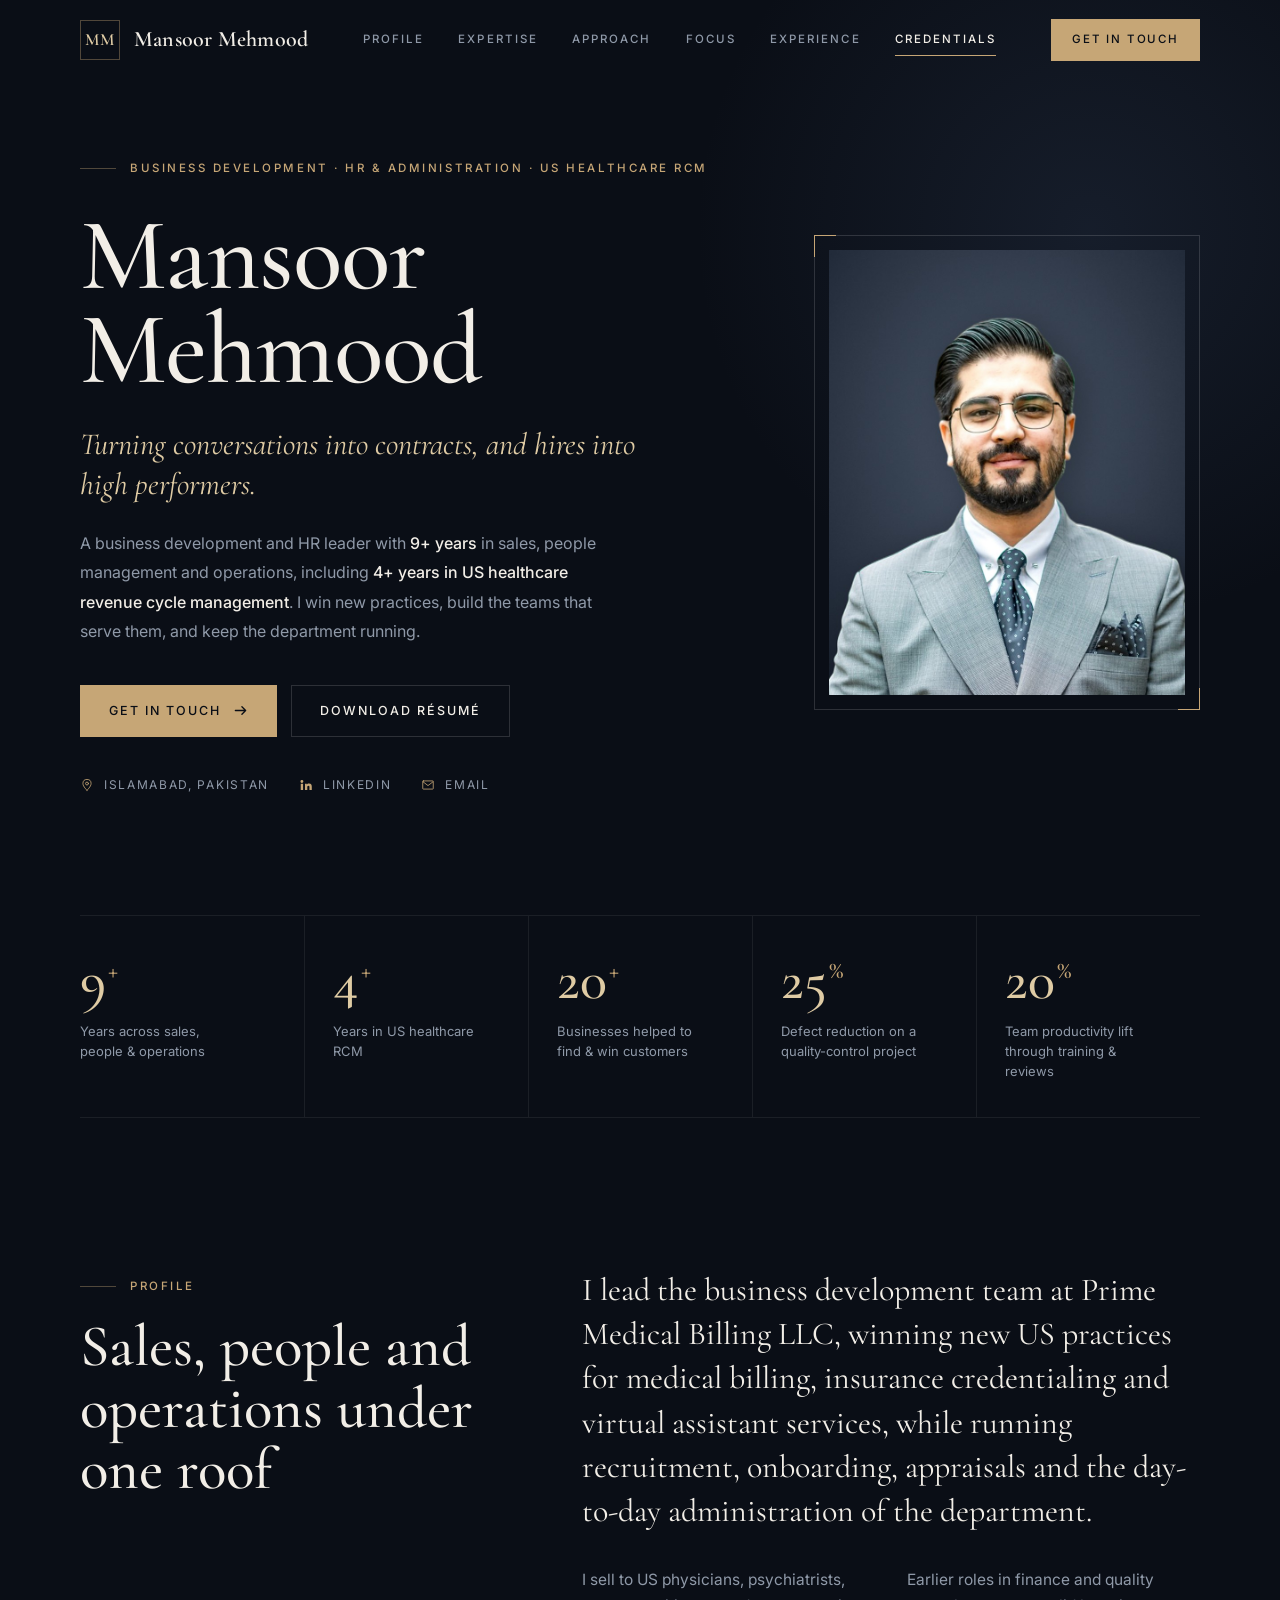
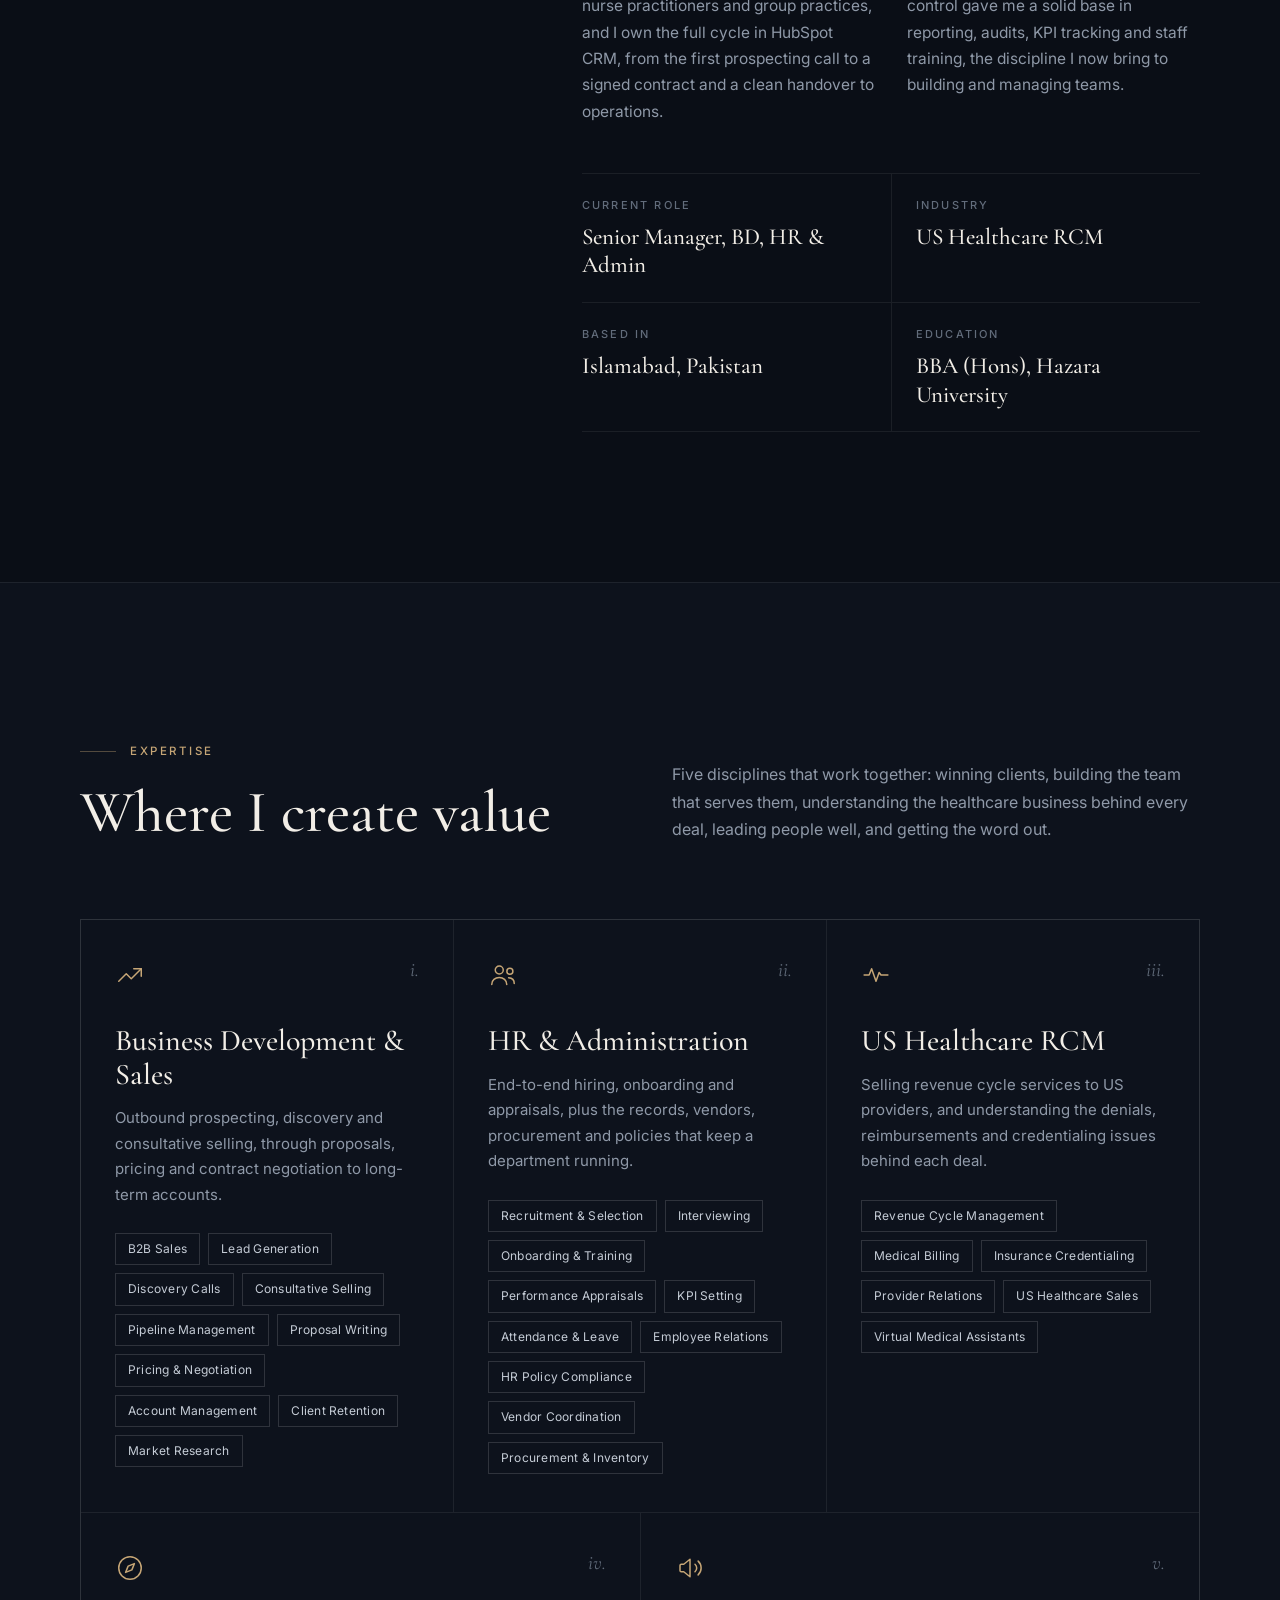
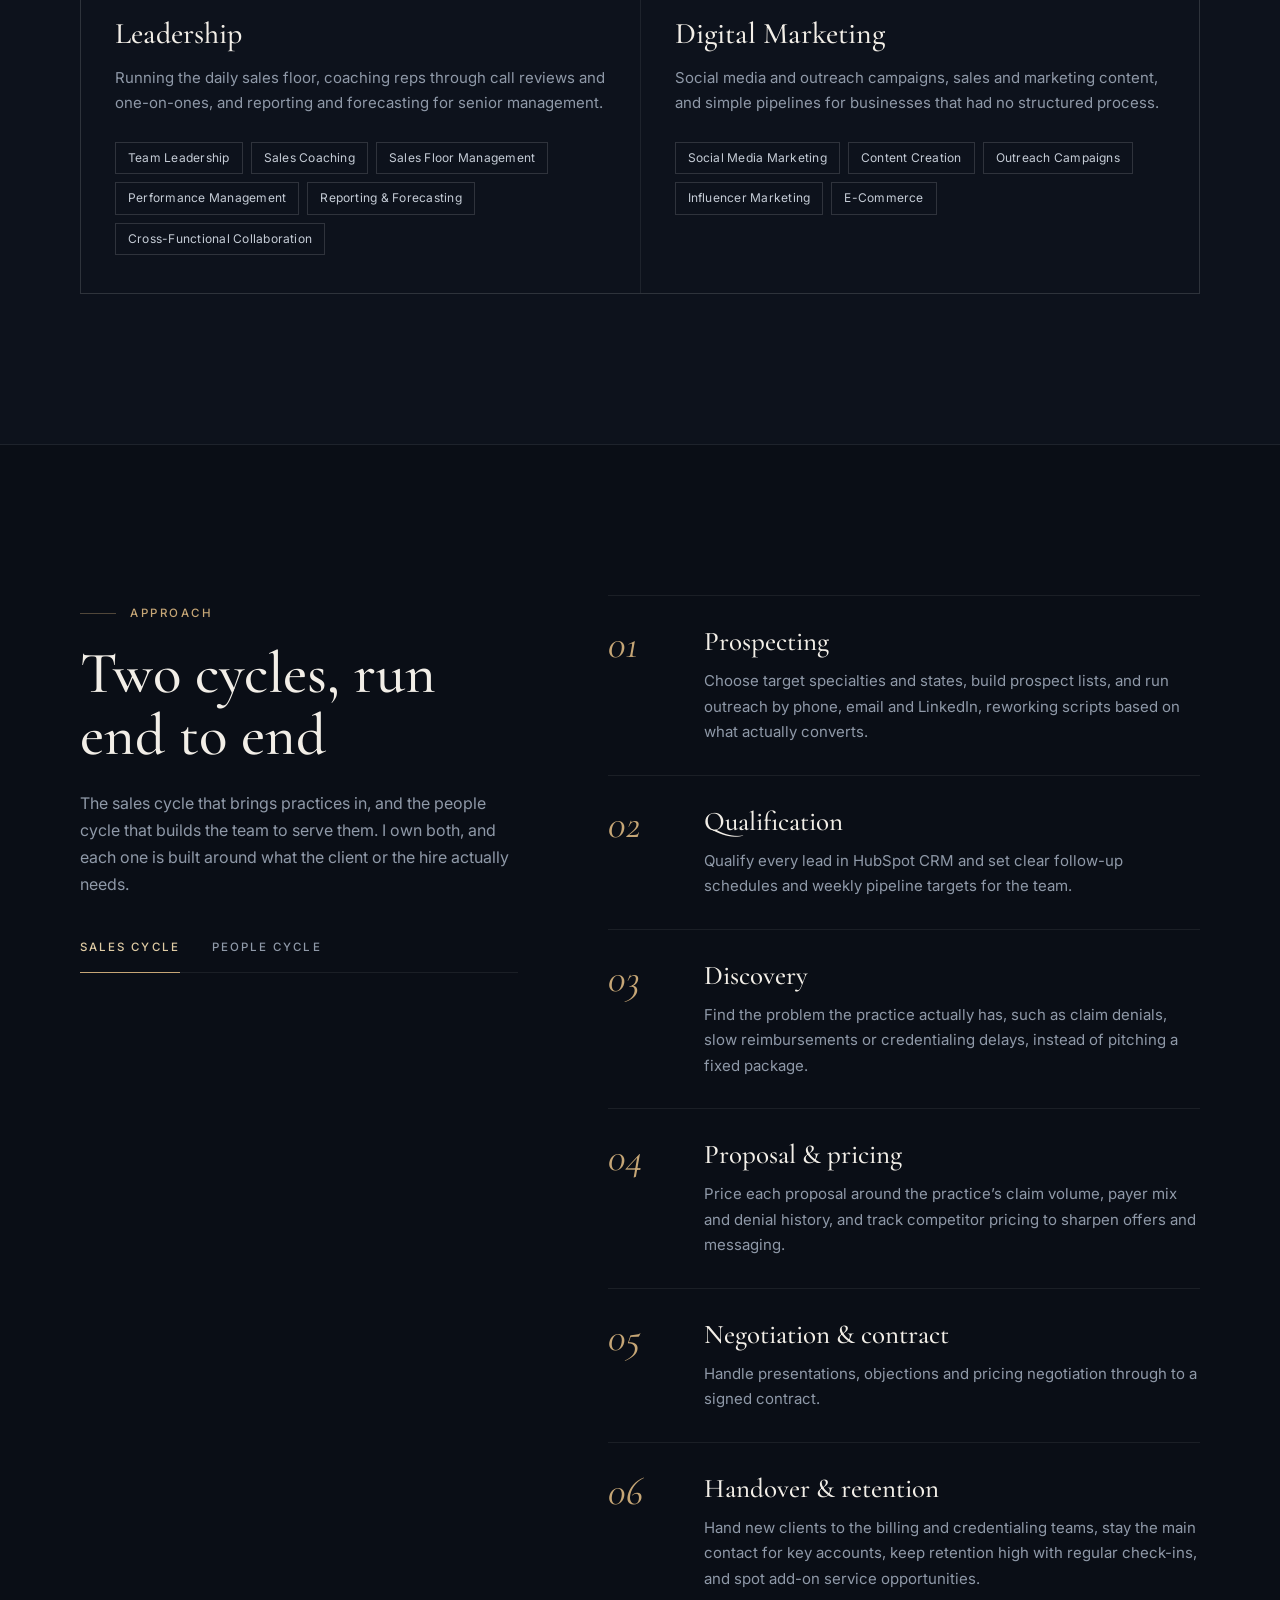
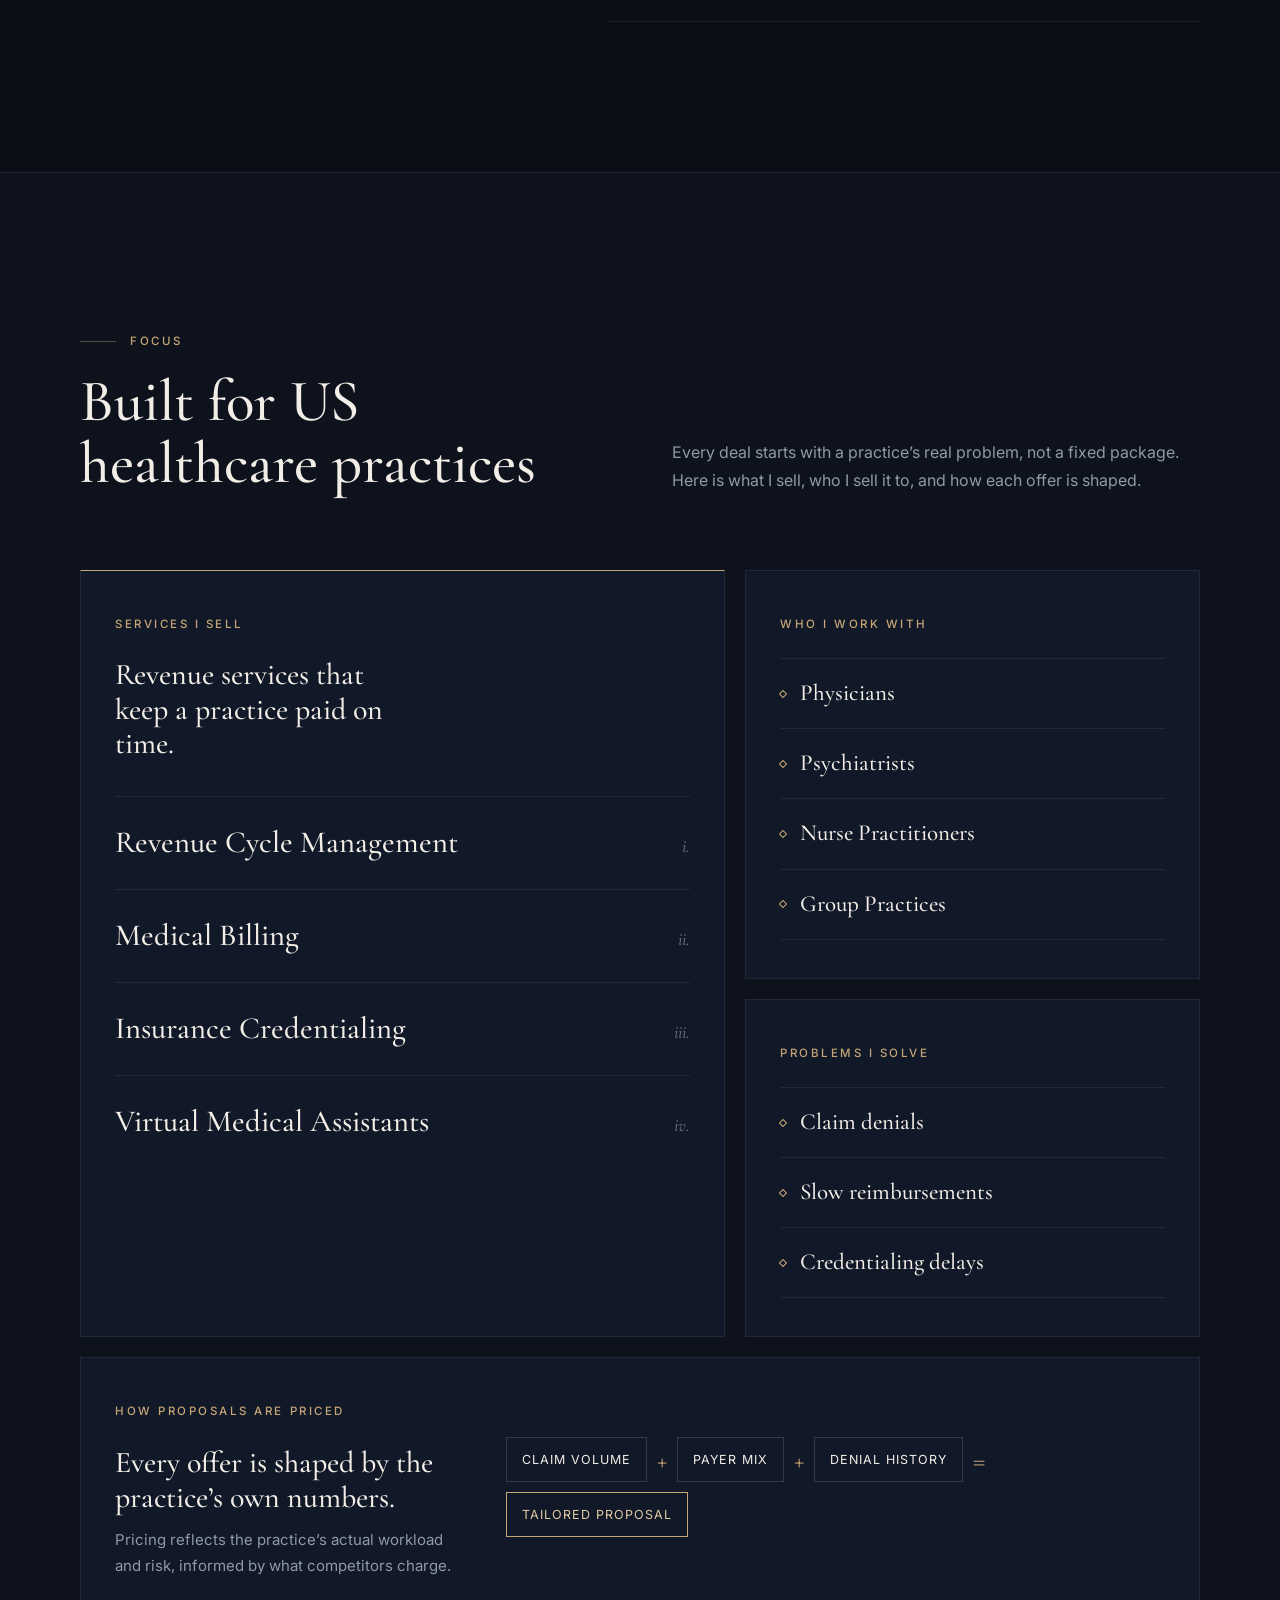
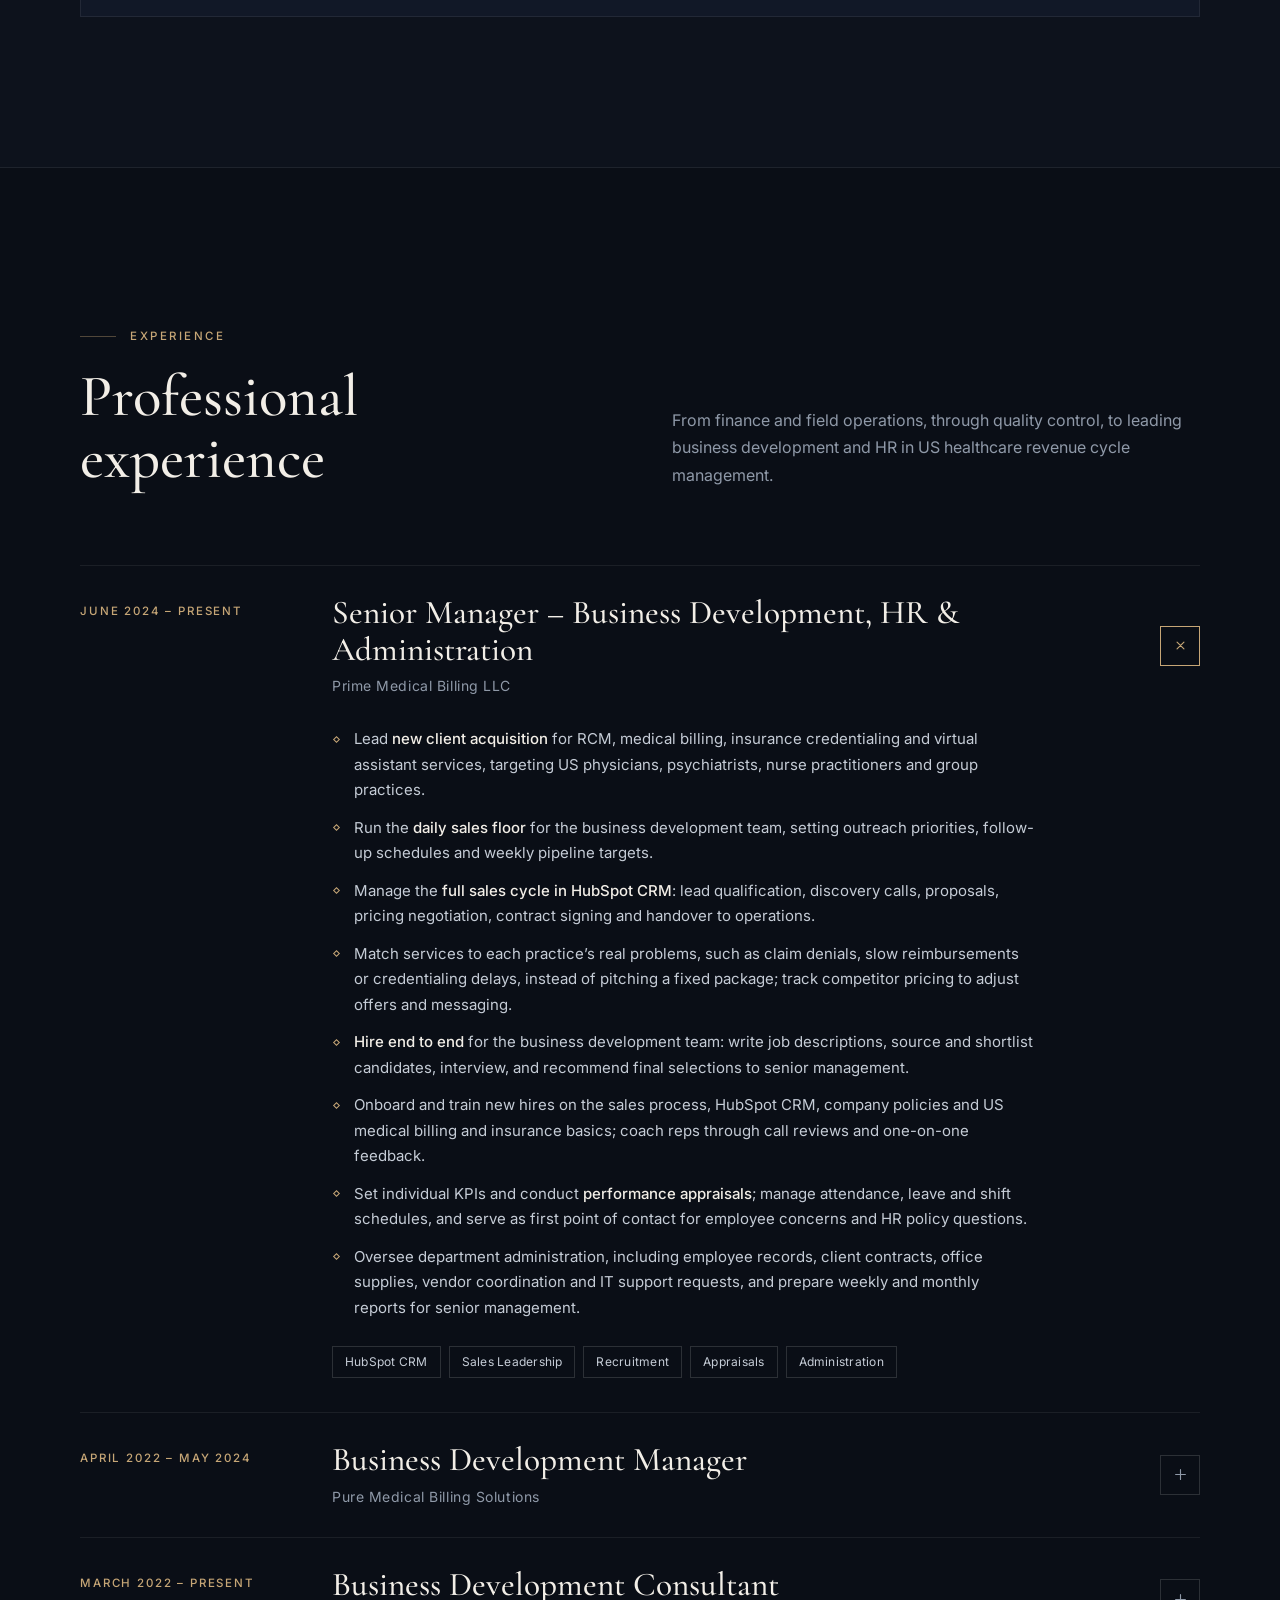
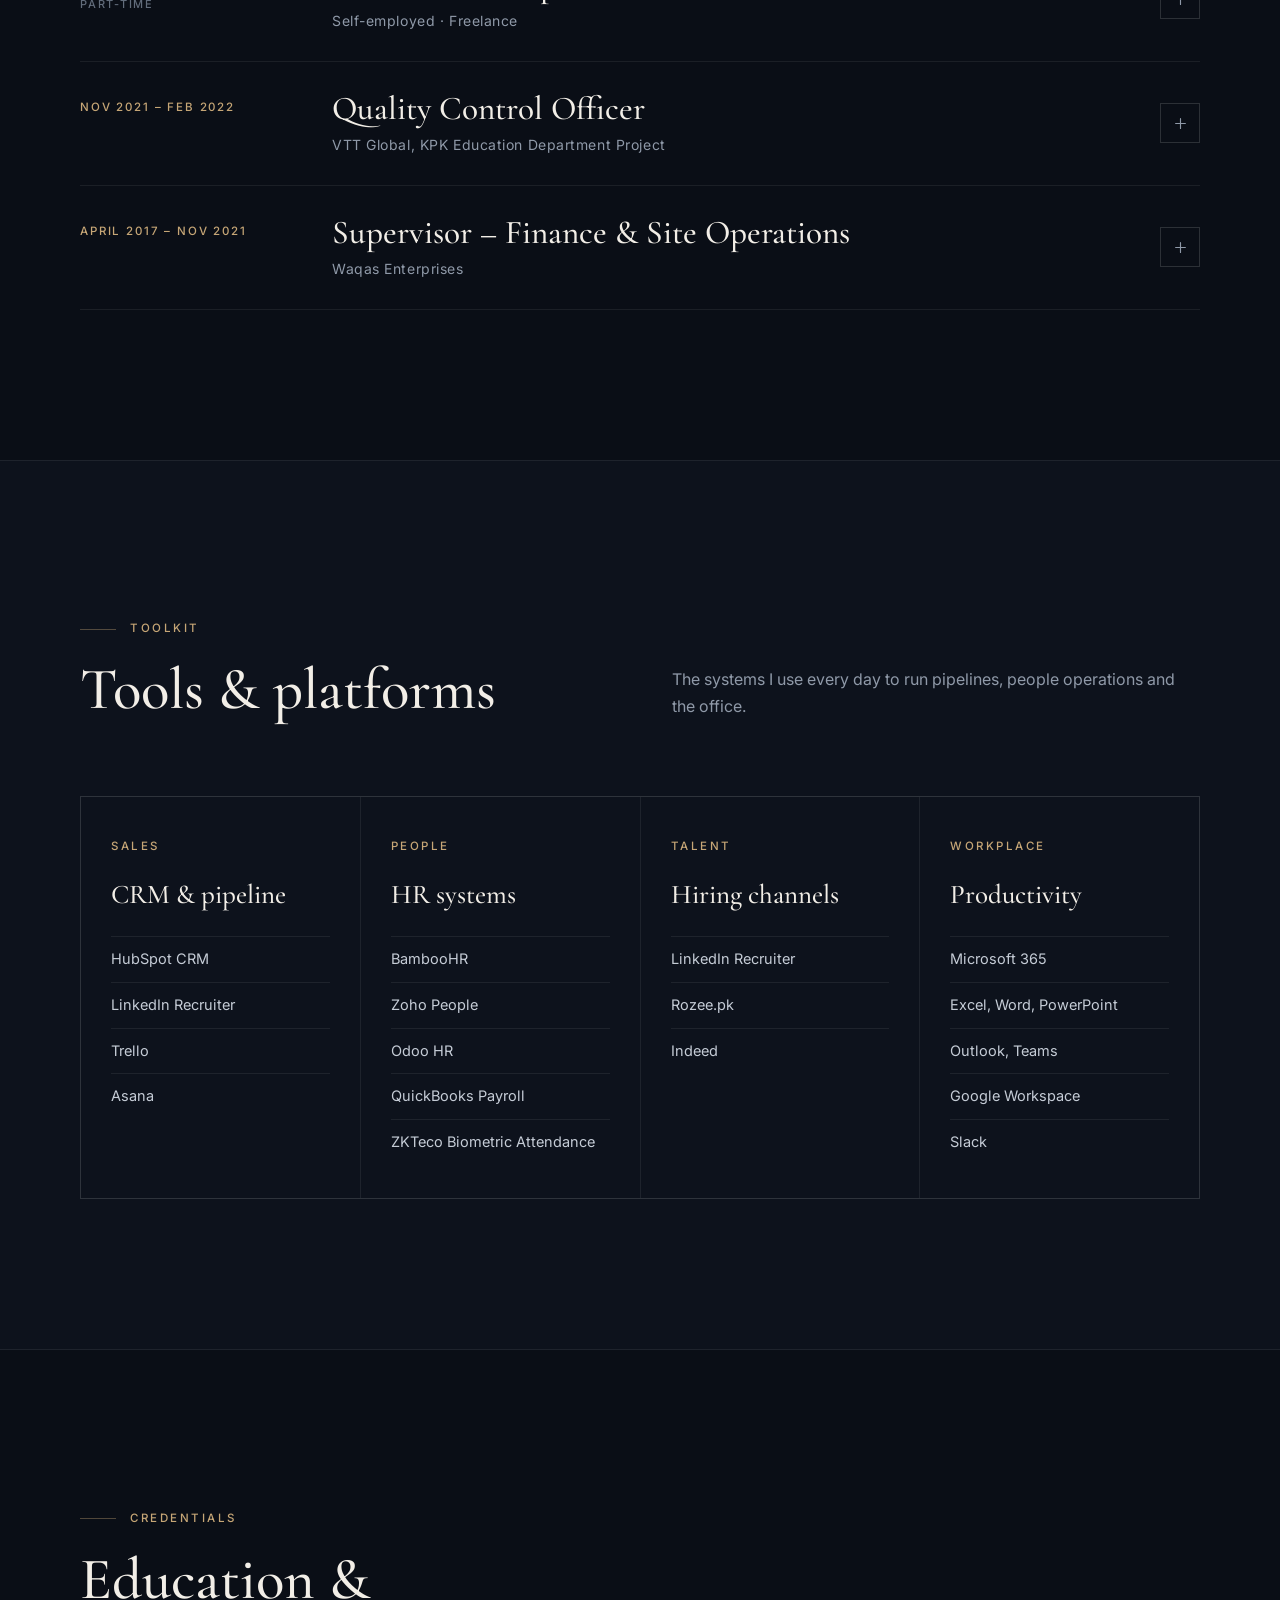
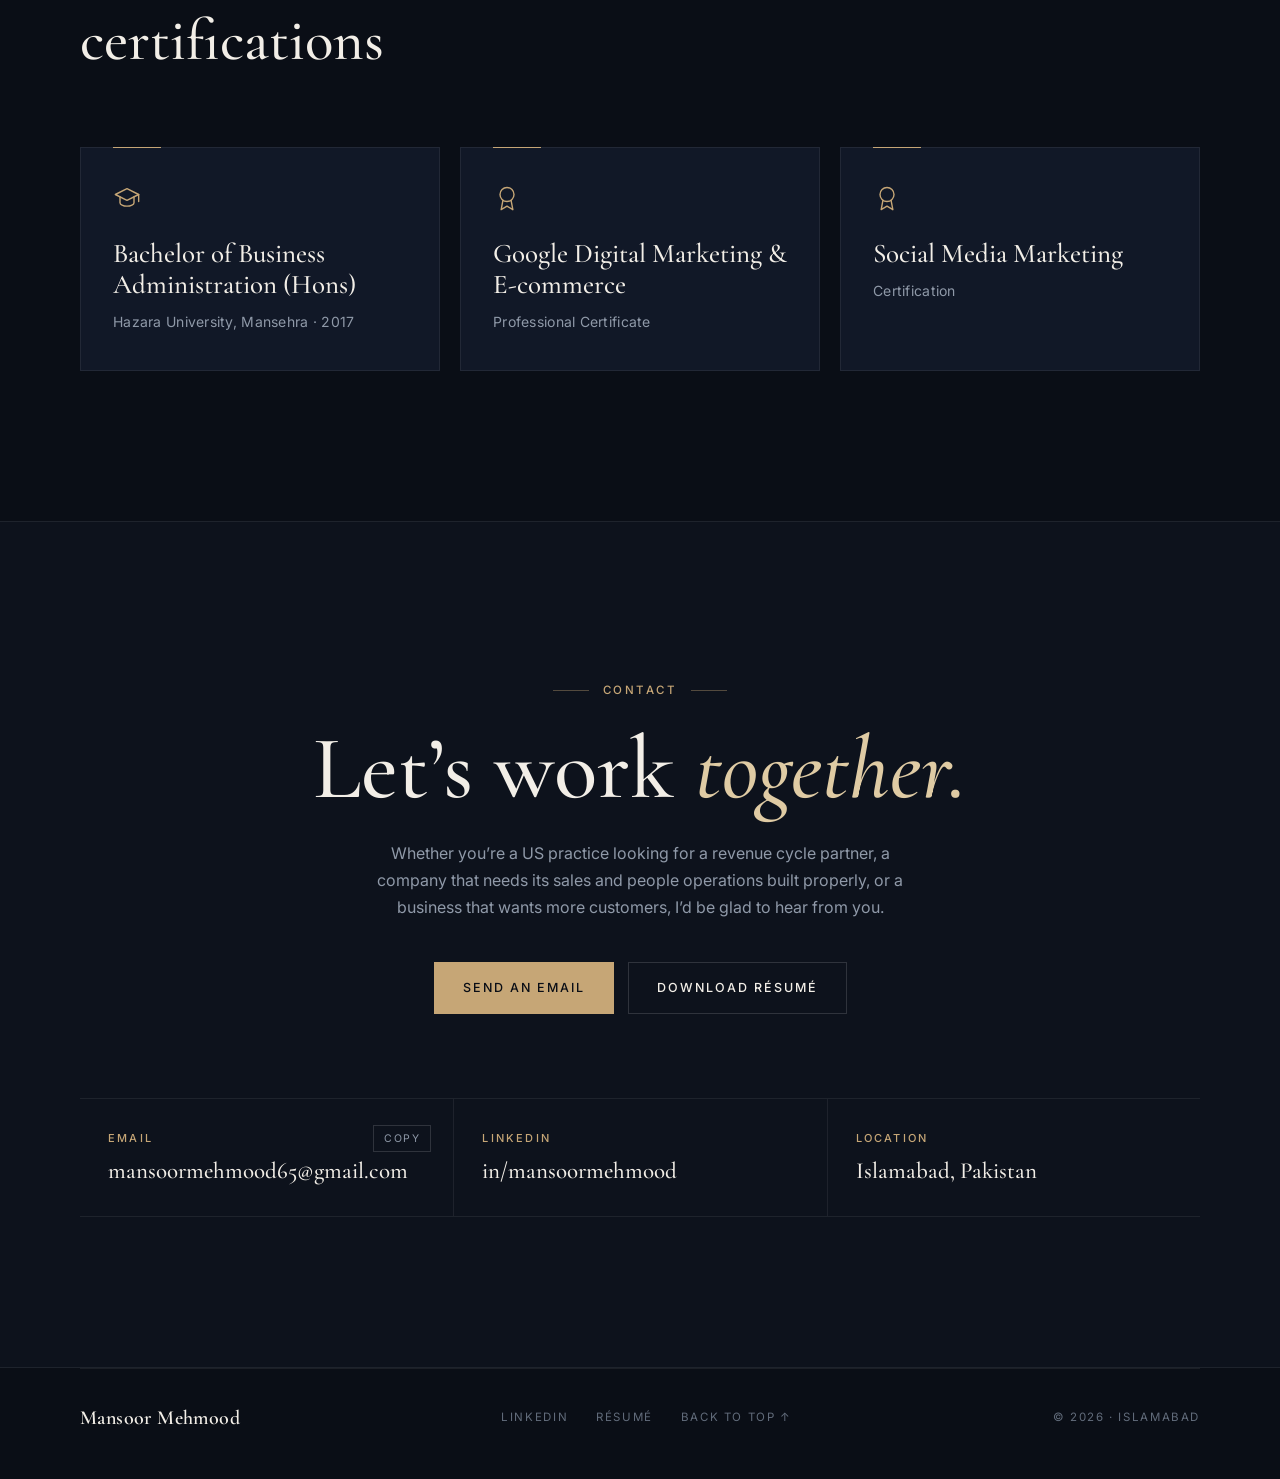
<file: index.html>
<!doctype html>
<html lang="en">
<head>
  <meta charset="utf-8">
  <meta name="viewport" content="width=device-width, initial-scale=1, viewport-fit=cover">
  <title>Mansoor Mehmood — Business Development, HR &amp; Administration | US Healthcare RCM</title>
  <meta name="description" content="Mansoor Mehmood — Senior Manager, Business Development, HR & Administration with 9+ years in sales, people management and operations, including 4+ years in US healthcare revenue cycle management (RCM).">
  <meta name="author" content="Mansoor Mehmood">
  <link rel="canonical" href="https://mansoormehmood00.github.io/">
  <meta name="theme-color" content="#0a0e16">

  <meta property="og:type" content="profile">
  <meta property="og:site_name" content="Mansoor Mehmood">
  <meta property="og:title" content="Mansoor Mehmood — Business Development, HR & Administration">
  <meta property="og:description" content="9+ years building sales pipelines, teams and operations — including 4+ years in US healthcare revenue cycle management.">
  <meta property="og:url" content="https://mansoormehmood00.github.io/">
  <meta property="og:image" content="https://mansoormehmood00.github.io/og-image.jpg">
  <meta property="og:image:width" content="1200">
  <meta property="og:image:height" content="630">
  <meta property="profile:first_name" content="Mansoor">
  <meta property="profile:last_name" content="Mehmood">
  <meta name="twitter:card" content="summary_large_image">
  <meta name="twitter:title" content="Mansoor Mehmood — Business Development, HR & Administration">
  <meta name="twitter:description" content="9+ years building sales pipelines, teams and operations — including 4+ years in US healthcare RCM.">
  <meta name="twitter:image" content="https://mansoormehmood00.github.io/og-image.jpg">

  <link rel="icon" href="favicon.svg" type="image/svg+xml">
  <link rel="apple-touch-icon" href="apple-touch-icon.png">
  <link rel="preload" href="font-cormorant.woff2" as="font" type="font/woff2" crossorigin>
  <link rel="preload" href="font-inter.woff2" as="font" type="font/woff2" crossorigin>
  <link rel="preload" href="mansoor-mehmood.jpg" as="image">
  <link rel="stylesheet" href="style.css">

  <script>document.documentElement.classList.add('js');</script>

  <script type="application/ld+json">
  {
    "@context": "https://schema.org",
    "@type": "Person",
    "name": "Mansoor Mehmood",
    "url": "https://mansoormehmood00.github.io/",
    "image": "https://mansoormehmood00.github.io/mansoor-mehmood.jpg",
    "jobTitle": "Senior Manager – Business Development, HR & Administration",
    "worksFor": { "@type": "Organization", "name": "Prime Medical Billing LLC" },
    "address": { "@type": "PostalAddress", "addressLocality": "Islamabad", "addressCountry": "PK" },
    "alumniOf": { "@type": "CollegeOrUniversity", "name": "Hazara University, Mansehra" },
    "knowsAbout": ["Business Development", "B2B Sales", "US Healthcare Revenue Cycle Management", "Medical Billing", "Insurance Credentialing", "Recruitment", "Performance Management", "HubSpot CRM"],
    "sameAs": ["https://www.linkedin.com/in/mansoormehmood"]
  }
  </script>
</head>
<body>
  <a class="skip-link" href="#main">Skip to content</a>

  <!-- ============ NAV ============ -->
  <header class="nav" id="top">
    <div class="container nav-inner">
      <a href="#top" class="brand" aria-label="Mansoor Mehmood — home">
        <span class="brand-mark" aria-hidden="true">MM</span>
        <span class="brand-name">Mansoor Mehmood</span>
      </a>

      <nav class="nav-links" aria-label="Primary">
        <a href="#about">Profile</a>
        <a href="#expertise">Expertise</a>
        <a href="#method">Approach</a>
        <a href="#focus">Focus</a>
        <a href="#experience">Experience</a>
        <a href="#credentials">Credentials</a>
      </nav>

      <div class="nav-actions">
        <a href="#contact" class="btn btn-primary btn-sm nav-cta">Get in touch</a>
        <button class="menu-btn" type="button" aria-label="Open menu" aria-expanded="false" aria-controls="mobile-menu">
          <span></span><span></span>
        </button>
      </div>
    </div>
  </header>

  <div class="mobile-menu" id="mobile-menu" aria-hidden="true">
    <nav aria-label="Mobile">
      <a href="#about">Profile<span>01</span></a>
      <a href="#expertise">Expertise<span>02</span></a>
      <a href="#method">Approach<span>03</span></a>
      <a href="#focus">Focus<span>04</span></a>
      <a href="#experience">Experience<span>05</span></a>
      <a href="#credentials">Credentials<span>06</span></a>
      <a href="#contact">Contact<span>07</span></a>
    </nav>
    <div class="mobile-menu-foot">
      <a class="btn btn-primary" href="#contact">Get in touch</a>
      <span>Islamabad, Pakistan</span>
    </div>
  </div>

  <main id="main">

    <!-- ============ HERO ============ -->
    <section class="hero" aria-labelledby="hero-name">
      <div class="container">
        <div class="hero-grid">
          <div class="hero-copy">
            <p class="label rule">Business Development · HR &amp; Administration · US Healthcare RCM</p>
            <h1 class="hero-name" id="hero-name">Mansoor Mehmood</h1>
            <p class="hero-tagline">Turning conversations into contracts, and hires into high performers.</p>
            <p class="hero-lede">
              A business development and HR leader with <strong>9+ years</strong> in sales, people management
              and operations, including <strong>4+ years in US healthcare revenue cycle management</strong>.
              I win new practices, build the teams that serve them, and keep the department running.
            </p>

            <div class="hero-cta">
              <a href="#contact" class="btn btn-primary">
                Get in touch
                <svg viewBox="0 0 16 16" fill="none" stroke="currentColor" stroke-width="1.4" stroke-linecap="round" stroke-linejoin="round"><path d="M2.5 8h11M9.5 4l4 4-4 4"/></svg>
              </a>
              <a href="Mansoor-Mehmood-Resume.pdf" class="btn btn-outline" download>Download résumé</a>
            </div>

            <div class="hero-meta">
              <span><svg viewBox="0 0 24 24" fill="none" stroke="currentColor" stroke-width="1.4" stroke-linecap="round" stroke-linejoin="round"><path d="M12 21s-7-6.2-7-11.5A7 7 0 0 1 19 9.5C19 14.8 12 21 12 21Z"/><circle cx="12" cy="9.5" r="2.5"/></svg>Islamabad, Pakistan</span>
              <a href="https://www.linkedin.com/in/mansoormehmood" target="_blank" rel="noopener"><svg viewBox="0 0 24 24" fill="currentColor"><path d="M4.98 3.5a2.5 2.5 0 1 1 0 5 2.5 2.5 0 0 1 0-5ZM3 9.75h4v11H3v-11Zm6.5 0h3.8v1.5h.06c.53-.95 1.83-1.95 3.77-1.95 4.03 0 4.77 2.55 4.77 5.86v5.59h-4v-4.96c0-1.18-.02-2.7-1.7-2.7-1.7 0-1.96 1.28-1.96 2.61v5.05h-4v-11Z"/></svg>LinkedIn</a>
              <a class="js-mail" href="#contact"><svg viewBox="0 0 24 24" fill="none" stroke="currentColor" stroke-width="1.4" stroke-linecap="round" stroke-linejoin="round"><rect x="3" y="5" width="18" height="14" rx="1"/><path d="m3.5 6.5 8.5 6.5 8.5-6.5"/></svg>Email</a>
            </div>
          </div>

          <div class="portrait-wrap">
            <div class="portrait-frame">
              <figure class="portrait">
                <img src="mansoor-mehmood.jpg" width="800" height="1000" alt="Portrait of Mansoor Mehmood">
              </figure>
            </div>
          </div>
        </div>

        <div class="stats" role="list" aria-label="Career highlights">
          <div class="stat" role="listitem"><div class="stat-num"><span data-count="9">9</span><sup>+</sup></div><p>Years across sales, people &amp; operations</p></div>
          <div class="stat" role="listitem"><div class="stat-num"><span data-count="4">4</span><sup>+</sup></div><p>Years in US healthcare RCM</p></div>
          <div class="stat" role="listitem"><div class="stat-num"><span data-count="20">20</span><sup>+</sup></div><p>Businesses helped to find &amp; win customers</p></div>
          <div class="stat" role="listitem"><div class="stat-num"><span data-count="25">25</span><sup>%</sup></div><p>Defect reduction on a quality-control project</p></div>
          <div class="stat" role="listitem"><div class="stat-num"><span data-count="20">20</span><sup>%</sup></div><p>Team productivity lift through training &amp; reviews</p></div>
        </div>
      </div>
    </section>

    <!-- ============ PROFILE ============ -->
    <section class="section" id="about" aria-labelledby="about-title">
      <div class="container about-grid">
        <div data-reveal>
          <p class="label rule">Profile</p>
          <h2 class="section-title" id="about-title">Sales, people and operations under one roof</h2>
        </div>
        <div>
          <p class="about-statement" data-reveal>
            I lead the business development team at Prime Medical Billing LLC, winning new US practices
            for medical billing, insurance credentialing and virtual assistant services, while running
            recruitment, onboarding, appraisals and the day-to-day administration of the department.
          </p>
          <div class="about-body" data-reveal>
            <p>I sell to US physicians, psychiatrists, nurse practitioners and group practices, and I own the full cycle in HubSpot CRM, from the first prospecting call to a signed contract and a clean handover to operations.</p>
            <p>Earlier roles in finance and quality control gave me a solid base in reporting, audits, KPI tracking and staff training, the discipline I now bring to building and managing teams.</p>
          </div>
          <dl class="facts" data-reveal>
            <div class="fact"><dt>Current role</dt><dd>Senior Manager, BD, HR &amp; Admin</dd></div>
            <div class="fact"><dt>Industry</dt><dd>US Healthcare RCM</dd></div>
            <div class="fact"><dt>Based in</dt><dd>Islamabad, Pakistan</dd></div>
            <div class="fact"><dt>Education</dt><dd>BBA (Hons), Hazara University</dd></div>
          </dl>
        </div>
      </div>
    </section>

    <!-- ============ EXPERTISE ============ -->
    <section class="section alt" id="expertise" aria-labelledby="expertise-title">
      <div class="container">
        <div class="section-head">
          <div data-reveal>
            <p class="label rule">Expertise</p>
            <h2 class="section-title" id="expertise-title">Where I create value</h2>
          </div>
          <p class="section-intro" data-reveal>Five disciplines that work together: winning clients, building the team that serves them, understanding the healthcare business behind every deal, leading people well, and getting the word out.</p>
        </div>

        <div class="grid-cards" data-reveal>
          <article class="card">
            <div class="card-top"><span class="card-icon"><svg viewBox="0 0 24 24" fill="none" stroke="currentColor" stroke-width="1.2" stroke-linecap="round" stroke-linejoin="round"><path d="M3 17l6-6 4 4 8-8"/><path d="M15 7h6v6"/></svg></span><span class="card-index">i.</span></div>
            <h3>Business Development &amp; Sales</h3>
            <p>Outbound prospecting, discovery and consultative selling, through proposals, pricing and contract negotiation to long-term accounts.</p>
            <div class="chips"><span class="chip">B2B Sales</span><span class="chip">Lead Generation</span><span class="chip">Discovery Calls</span><span class="chip">Consultative Selling</span><span class="chip">Pipeline Management</span><span class="chip">Proposal Writing</span><span class="chip">Pricing &amp; Negotiation</span><span class="chip">Account Management</span><span class="chip">Client Retention</span><span class="chip">Market Research</span></div>
          </article>
          <article class="card">
            <div class="card-top"><span class="card-icon"><svg viewBox="0 0 24 24" fill="none" stroke="currentColor" stroke-width="1.2" stroke-linecap="round" stroke-linejoin="round"><circle cx="9" cy="8" r="3.2"/><path d="M3 19.5c0-3.3 2.7-5.5 6-5.5s6 2.2 6 5.5"/><circle cx="17.5" cy="9" r="2.4"/><path d="M16.5 14.2c2.6.2 4.5 2 4.5 4.6"/></svg></span><span class="card-index">ii.</span></div>
            <h3>HR &amp; Administration</h3>
            <p>End-to-end hiring, onboarding and appraisals, plus the records, vendors, procurement and policies that keep a department running.</p>
            <div class="chips"><span class="chip">Recruitment &amp; Selection</span><span class="chip">Interviewing</span><span class="chip">Onboarding &amp; Training</span><span class="chip">Performance Appraisals</span><span class="chip">KPI Setting</span><span class="chip">Attendance &amp; Leave</span><span class="chip">Employee Relations</span><span class="chip">HR Policy Compliance</span><span class="chip">Vendor Coordination</span><span class="chip">Procurement &amp; Inventory</span></div>
          </article>
          <article class="card">
            <div class="card-top"><span class="card-icon"><svg viewBox="0 0 24 24" fill="none" stroke="currentColor" stroke-width="1.2" stroke-linecap="round" stroke-linejoin="round"><path d="M2.5 12h4l2-5 3.5 10 2.5-7 1.5 2h5.5"/></svg></span><span class="card-index">iii.</span></div>
            <h3>US Healthcare RCM</h3>
            <p>Selling revenue cycle services to US providers, and understanding the denials, reimbursements and credentialing issues behind each deal.</p>
            <div class="chips"><span class="chip">Revenue Cycle Management</span><span class="chip">Medical Billing</span><span class="chip">Insurance Credentialing</span><span class="chip">Provider Relations</span><span class="chip">US Healthcare Sales</span><span class="chip">Virtual Medical Assistants</span></div>
          </article>
          <article class="card wide">
            <div class="card-top"><span class="card-icon"><svg viewBox="0 0 24 24" fill="none" stroke="currentColor" stroke-width="1.2" stroke-linecap="round" stroke-linejoin="round"><circle cx="12" cy="12" r="9"/><path d="m15.5 8.5-2 5-5 2 2-5 5-2Z"/></svg></span><span class="card-index">iv.</span></div>
            <h3>Leadership</h3>
            <p>Running the daily sales floor, coaching reps through call reviews and one-on-ones, and reporting and forecasting for senior management.</p>
            <div class="chips"><span class="chip">Team Leadership</span><span class="chip">Sales Coaching</span><span class="chip">Sales Floor Management</span><span class="chip">Performance Management</span><span class="chip">Reporting &amp; Forecasting</span><span class="chip">Cross-Functional Collaboration</span></div>
          </article>
          <article class="card wide">
            <div class="card-top"><span class="card-icon"><svg viewBox="0 0 24 24" fill="none" stroke="currentColor" stroke-width="1.2" stroke-linecap="round" stroke-linejoin="round"><path d="M4 10v4a1 1 0 0 0 1 1h2l5 4V5L7 9H5a1 1 0 0 0-1 1Z"/><path d="M16 9a4 4 0 0 1 0 6M18.5 6.5a7.5 7.5 0 0 1 0 11"/></svg></span><span class="card-index">v.</span></div>
            <h3>Digital Marketing</h3>
            <p>Social media and outreach campaigns, sales and marketing content, and simple pipelines for businesses that had no structured process.</p>
            <div class="chips"><span class="chip">Social Media Marketing</span><span class="chip">Content Creation</span><span class="chip">Outreach Campaigns</span><span class="chip">Influencer Marketing</span><span class="chip">E-Commerce</span></div>
          </article>
        </div>
      </div>
    </section>

    <!-- ============ APPROACH ============ -->
    <section class="section" id="method" aria-labelledby="method-title">
      <div class="container method-grid">
        <div class="method-side" data-reveal>
          <p class="label rule">Approach</p>
          <h2 class="section-title" id="method-title">Two cycles, run end to end</h2>
          <p class="section-intro">The sales cycle that brings practices in, and the people cycle that builds the team to serve them. I own both, and each one is built around what the client or the hire actually needs.</p>
          <div class="tabs" role="tablist" aria-label="Process">
            <button class="tab" role="tab" id="tab-sales" aria-selected="true" aria-controls="panel-sales">Sales cycle</button>
            <button class="tab" role="tab" id="tab-people" aria-selected="false" aria-controls="panel-people" tabindex="-1">People cycle</button>
          </div>
        </div>

        <div data-reveal>
          <ol class="steps" id="panel-sales" role="tabpanel" aria-labelledby="tab-sales">
            <li class="step"><span class="step-num">01</span><h3>Prospecting</h3><p>Choose target specialties and states, build prospect lists, and run outreach by phone, email and LinkedIn, reworking scripts based on what actually converts.</p></li>
            <li class="step"><span class="step-num">02</span><h3>Qualification</h3><p>Qualify every lead in HubSpot CRM and set clear follow-up schedules and weekly pipeline targets for the team.</p></li>
            <li class="step"><span class="step-num">03</span><h3>Discovery</h3><p>Find the problem the practice actually has, such as claim denials, slow reimbursements or credentialing delays, instead of pitching a fixed package.</p></li>
            <li class="step"><span class="step-num">04</span><h3>Proposal &amp; pricing</h3><p>Price each proposal around the practice’s claim volume, payer mix and denial history, and track competitor pricing to sharpen offers and messaging.</p></li>
            <li class="step"><span class="step-num">05</span><h3>Negotiation &amp; contract</h3><p>Handle presentations, objections and pricing negotiation through to a signed contract.</p></li>
            <li class="step"><span class="step-num">06</span><h3>Handover &amp; retention</h3><p>Hand new clients to the billing and credentialing teams, stay the main contact for key accounts, keep retention high with regular check-ins, and spot add-on service opportunities.</p></li>
          </ol>
          <ol class="steps" id="panel-people" role="tabpanel" aria-labelledby="tab-people" hidden>
            <li class="step"><span class="step-num">01</span><h3>Define the role</h3><p>Write clear job descriptions for the business development team, built around what the role really has to deliver.</p></li>
            <li class="step"><span class="step-num">02</span><h3>Source &amp; shortlist</h3><p>Source candidates through channels such as LinkedIn Recruiter, Rozee.pk and Indeed, and shortlist the strongest fits.</p></li>
            <li class="step"><span class="step-num">03</span><h3>Interview &amp; select</h3><p>Interview candidates and recommend final selections to senior management.</p></li>
            <li class="step"><span class="step-num">04</span><h3>Onboard &amp; train</h3><p>Train new hires on the sales process, HubSpot CRM, company policies, and the basics of US medical billing and insurance.</p></li>
            <li class="step"><span class="step-num">05</span><h3>Coach &amp; measure</h3><p>Set individual KPIs and coach reps through call reviews and one-on-one feedback, with daily activity targets and weekly pipeline reviews.</p></li>
            <li class="step"><span class="step-num">06</span><h3>Appraise &amp; support</h3><p>Run performance appraisals, manage attendance, leave and shift schedules, and act as the first point of contact for employee concerns and HR policy questions.</p></li>
          </ol>
        </div>
      </div>
    </section>

    <!-- ============ FOCUS ============ -->
    <section class="section alt" id="focus" aria-labelledby="focus-title">
      <div class="container">
        <div class="section-head">
          <div data-reveal>
            <p class="label rule">Focus</p>
            <h2 class="section-title" id="focus-title">Built for US healthcare practices</h2>
          </div>
          <p class="section-intro" data-reveal>Every deal starts with a practice’s real problem, not a fixed package. Here is what I sell, who I sell it to, and how each offer is shaped.</p>
        </div>

        <div class="focus">
          <div class="panel panel-services" data-reveal>
            <p class="label">Services I sell</p>
            <h3>Revenue services that keep a practice paid on time.</h3>
            <ul class="service-list">
              <li>Revenue Cycle Management <span>i.</span></li>
              <li>Medical Billing <span>ii.</span></li>
              <li>Insurance Credentialing <span>iii.</span></li>
              <li>Virtual Medical Assistants <span>iv.</span></li>
            </ul>
          </div>
          <div class="panel panel-clients" data-reveal style="--delay:.08s">
            <p class="label">Who I work with</p>
            <ul class="plain-list"><li>Physicians</li><li>Psychiatrists</li><li>Nurse Practitioners</li><li>Group Practices</li></ul>
          </div>
          <div class="panel panel-problems" data-reveal style="--delay:.16s">
            <p class="label">Problems I solve</p>
            <ul class="plain-list"><li>Claim denials</li><li>Slow reimbursements</li><li>Credentialing delays</li></ul>
          </div>
          <div class="panel panel-pricing" data-reveal>
            <div>
              <p class="label">How proposals are priced</p>
              <h3>Every offer is shaped by the practice’s own numbers.</h3>
              <p>Pricing reflects the practice’s actual workload and risk, informed by what competitors charge.</p>
            </div>
            <div class="formula" aria-label="Claim volume plus payer mix plus denial history equals a tailored proposal">
              <span class="term">Claim volume</span><span class="op">+</span>
              <span class="term">Payer mix</span><span class="op">+</span>
              <span class="term">Denial history</span><span class="op">=</span>
              <span class="term result">Tailored proposal</span>
            </div>
          </div>
        </div>
      </div>
    </section>

    <!-- ============ EXPERIENCE ============ -->
    <section class="section" id="experience" aria-labelledby="experience-title">
      <div class="container">
        <div class="section-head">
          <div data-reveal>
            <p class="label rule">Experience</p>
            <h2 class="section-title" id="experience-title">Professional experience</h2>
          </div>
          <p class="section-intro" data-reveal>From finance and field operations, through quality control, to leading business development and HR in US healthcare revenue cycle management.</p>
        </div>

        <div class="timeline" data-reveal>
          <div class="role">
            <div class="role-date">June 2024 – Present</div>
            <div>
              <button class="role-head" aria-expanded="true" aria-controls="role-1">
                <span><span class="role-title">Senior Manager – Business Development, HR &amp; Administration</span><span class="role-company">Prime Medical Billing LLC</span></span>
                <span class="role-toggle" aria-hidden="true"><svg viewBox="0 0 16 16" fill="none" stroke="currentColor" stroke-width="1.4" stroke-linecap="round"><path d="M8 2v12M2 8h12"/></svg></span>
              </button>
              <div class="role-body" id="role-1"><div><div class="role-content">
                <ul class="role-points">
                  <li>Lead <strong>new client acquisition</strong> for RCM, medical billing, insurance credentialing and virtual assistant services, targeting US physicians, psychiatrists, nurse practitioners and group practices.</li>
                  <li>Run the <strong>daily sales floor</strong> for the business development team, setting outreach priorities, follow-up schedules and weekly pipeline targets.</li>
                  <li>Manage the <strong>full sales cycle in HubSpot CRM</strong>: lead qualification, discovery calls, proposals, pricing negotiation, contract signing and handover to operations.</li>
                  <li>Match services to each practice’s real problems, such as claim denials, slow reimbursements or credentialing delays, instead of pitching a fixed package; track competitor pricing to adjust offers and messaging.</li>
                  <li><strong>Hire end to end</strong> for the business development team: write job descriptions, source and shortlist candidates, interview, and recommend final selections to senior management.</li>
                  <li>Onboard and train new hires on the sales process, HubSpot CRM, company policies and US medical billing and insurance basics; coach reps through call reviews and one-on-one feedback.</li>
                  <li>Set individual KPIs and conduct <strong>performance appraisals</strong>; manage attendance, leave and shift schedules, and serve as first point of contact for employee concerns and HR policy questions.</li>
                  <li>Oversee department administration, including employee records, client contracts, office supplies, vendor coordination and IT support requests, and prepare weekly and monthly reports for senior management.</li>
                </ul>
                <div class="role-tags"><span class="chip">HubSpot CRM</span><span class="chip">Sales Leadership</span><span class="chip">Recruitment</span><span class="chip">Appraisals</span><span class="chip">Administration</span></div>
              </div></div></div>
            </div>
          </div>

          <div class="role">
            <div class="role-date">April 2022 – May 2024</div>
            <div>
              <button class="role-head" aria-expanded="false" aria-controls="role-2">
                <span><span class="role-title">Business Development Manager</span><span class="role-company">Pure Medical Billing Solutions</span></span>
                <span class="role-toggle" aria-hidden="true"><svg viewBox="0 0 16 16" fill="none" stroke="currentColor" stroke-width="1.4" stroke-linecap="round"><path d="M8 2v12M2 8h12"/></svg></span>
              </button>
              <div class="role-body" id="role-2"><div><div class="role-content">
                <ul class="role-points">
                  <li><strong>Built the outbound pipeline</strong> for medical billing, credentialing and virtual assistant services, focused on US physicians, psychiatrists, nurse practitioners and independent practices.</li>
                  <li>Chose target specialties and states, built prospect lists, and ran outreach by phone, email and LinkedIn, reworking scripts based on what converted.</li>
                  <li>Took deals from <strong>first contact to signed contract</strong>: discovery, presentations, proposals and pricing negotiation.</li>
                  <li>Supervised and coached business development representatives on prospecting and objection handling, set daily activity targets, and reviewed the pipeline with the team every week.</li>
                  <li>Priced proposals around each practice’s claim volume, payer mix and denial history.</li>
                  <li>Worked with billing and credentialing teams to hand over new clients, stayed main contact for key accounts, and identified add-on service opportunities.</li>
                  <li><strong>Signed and onboarded multiple US healthcare clients</strong> and kept retention high through regular account check-ins.</li>
                </ul>
                <div class="role-tags"><span class="chip">Outbound Sales</span><span class="chip">Team Coaching</span><span class="chip">Proposal Pricing</span><span class="chip">Account Management</span></div>
              </div></div></div>
            </div>
          </div>

          <div class="role">
            <div class="role-date">March 2022 – Present<small>Part-time</small></div>
            <div>
              <button class="role-head" aria-expanded="false" aria-controls="role-3">
                <span><span class="role-title">Business Development Consultant</span><span class="role-company">Self-employed · Freelance</span></span>
                <span class="role-toggle" aria-hidden="true"><svg viewBox="0 0 16 16" fill="none" stroke="currentColor" stroke-width="1.4" stroke-linecap="round"><path d="M8 2v12M2 8h12"/></svg></span>
              </button>
              <div class="role-body" id="role-3"><div><div class="role-content">
                <ul class="role-points">
                  <li>Help <strong>20+ businesses</strong> in healthcare, hospitality, e-commerce and other service sectors find and win new customers, alongside full-time employment.</li>
                  <li>Map each client’s target market, build prospect lists, and plan outreach across email, LinkedIn and social media.</li>
                  <li>Run social media and outreach campaigns, write sales and marketing content, and handle prospect communication through to conversion.</li>
                  <li>Set up simple sales pipelines and follow-up routines for clients with no structured process, and advise on how to package and position their services.</li>
                </ul>
                <div class="role-tags"><span class="chip">Market Mapping</span><span class="chip">Campaigns</span><span class="chip">Content</span><span class="chip">Sales Process Design</span></div>
              </div></div></div>
            </div>
          </div>

          <div class="role">
            <div class="role-date">Nov 2021 – Feb 2022</div>
            <div>
              <button class="role-head" aria-expanded="false" aria-controls="role-4">
                <span><span class="role-title">Quality Control Officer</span><span class="role-company">VTT Global, KPK Education Department Project</span></span>
                <span class="role-toggle" aria-hidden="true"><svg viewBox="0 0 16 16" fill="none" stroke="currentColor" stroke-width="1.4" stroke-linecap="round"><path d="M8 2v12M2 8h12"/></svg></span>
              </button>
              <div class="role-body" id="role-4"><div><div class="role-content">
                <ul class="role-points">
                  <li>Carried out quality audits, operational reviews and corrective action plans for an international education-sector project in Khyber Pakhtunkhwa.</li>
                  <li>Trained staff on quality standards and worked with team leaders to analyse operational data and fix recurring process issues.</li>
                  <li>Helped <strong>reduce defects by 25%</strong> and improve customer satisfaction within the project timeline.</li>
                </ul>
                <div class="role-tags"><span class="chip">Quality Audits</span><span class="chip">Corrective Action</span><span class="chip">Staff Training</span></div>
              </div></div></div>
            </div>
          </div>

          <div class="role">
            <div class="role-date">April 2017 – Nov 2021</div>
            <div>
              <button class="role-head" aria-expanded="false" aria-controls="role-5">
                <span><span class="role-title">Supervisor – Finance &amp; Site Operations</span><span class="role-company">Waqas Enterprises</span></span>
                <span class="role-toggle" aria-hidden="true"><svg viewBox="0 0 16 16" fill="none" stroke="currentColor" stroke-width="1.4" stroke-linecap="round"><path d="M8 2v12M2 8h12"/></svg></span>
              </button>
              <div class="role-body" id="role-5"><div><div class="role-content">
                <ul class="role-points">
                  <li>Supervised finance and field operations for a general order supply and construction firm serving international NGOs, UN agencies and embassies.</li>
                  <li>Managed a team of field representatives, set performance KPIs, and assigned daily tasks to keep large client projects on schedule.</li>
                  <li>Prepared financial reports and managed client and stakeholder communication across several concurrent projects.</li>
                  <li>Introduced structured training and regular performance reviews, <strong>raising team productivity by 20%</strong> and improving client satisfaction.</li>
                </ul>
                <div class="role-tags"><span class="chip">Financial Reporting</span><span class="chip">Field Operations</span><span class="chip">KPIs</span><span class="chip">Stakeholder Management</span></div>
              </div></div></div>
            </div>
          </div>
        </div>
      </div>
    </section>

    <!-- ============ TOOLKIT ============ -->
    <section class="section alt" id="toolkit" aria-labelledby="toolkit-title">
      <div class="container">
        <div class="section-head">
          <div data-reveal>
            <p class="label rule">Toolkit</p>
            <h2 class="section-title" id="toolkit-title">Tools &amp; platforms</h2>
          </div>
          <p class="section-intro" data-reveal>The systems I use every day to run pipelines, people operations and the office.</p>
        </div>
        <div class="toolkit" data-reveal>
          <div class="tool-group"><p class="label">Sales</p><h3>CRM &amp; pipeline</h3><ul><li>HubSpot CRM</li><li>LinkedIn Recruiter</li><li>Trello</li><li>Asana</li></ul></div>
          <div class="tool-group"><p class="label">People</p><h3>HR systems</h3><ul><li>BambooHR</li><li>Zoho People</li><li>Odoo HR</li><li>QuickBooks Payroll</li><li>ZKTeco Biometric Attendance</li></ul></div>
          <div class="tool-group"><p class="label">Talent</p><h3>Hiring channels</h3><ul><li>LinkedIn Recruiter</li><li>Rozee.pk</li><li>Indeed</li></ul></div>
          <div class="tool-group"><p class="label">Workplace</p><h3>Productivity</h3><ul><li>Microsoft 365</li><li>Excel, Word, PowerPoint</li><li>Outlook, Teams</li><li>Google Workspace</li><li>Slack</li></ul></div>
        </div>
      </div>
    </section>

    <!-- ============ CREDENTIALS ============ -->
    <section class="section" id="credentials" aria-labelledby="credentials-title">
      <div class="container">
        <div class="section-head">
          <div data-reveal>
            <p class="label rule">Credentials</p>
            <h2 class="section-title" id="credentials-title">Education &amp; certifications</h2>
          </div>
        </div>
        <div class="creds">
          <article class="cred" data-reveal>
            <svg class="cred-icon" viewBox="0 0 24 24" fill="none" stroke="currentColor" stroke-width="1.2" stroke-linecap="round" stroke-linejoin="round"><path d="M2 9l10-5 10 5-10 5L2 9Z"/><path d="M6 11v5c0 1.5 2.7 3 6 3s6-1.5 6-3v-5"/><path d="M22 9v6"/></svg>
            <h3>Bachelor of Business Administration (Hons)</h3><p>Hazara University, Mansehra · 2017</p>
          </article>
          <article class="cred" data-reveal style="--delay:.08s">
            <svg class="cred-icon" viewBox="0 0 24 24" fill="none" stroke="currentColor" stroke-width="1.2" stroke-linecap="round" stroke-linejoin="round"><circle cx="12" cy="9" r="6"/><path d="m8.5 14-1.5 8 5-3 5 3-1.5-8"/></svg>
            <h3>Google Digital Marketing &amp; E-commerce</h3><p>Professional Certificate</p>
          </article>
          <article class="cred" data-reveal style="--delay:.16s">
            <svg class="cred-icon" viewBox="0 0 24 24" fill="none" stroke="currentColor" stroke-width="1.2" stroke-linecap="round" stroke-linejoin="round"><circle cx="12" cy="9" r="6"/><path d="m8.5 14-1.5 8 5-3 5 3-1.5-8"/></svg>
            <h3>Social Media Marketing</h3><p>Certification</p>
          </article>
        </div>
      </div>
    </section>

    <!-- ============ CONTACT ============ -->
    <section class="section contact alt" id="contact" aria-labelledby="contact-title">
      <div class="container" data-reveal>
        <p class="label rule">Contact</p>
        <h2 class="contact-title" id="contact-title">Let’s work <em>together.</em></h2>
        <p class="contact-lede">Whether you’re a US practice looking for a revenue cycle partner, a company that needs its sales and people operations built properly, or a business that wants more customers, I’d be glad to hear from you.</p>
        <div class="contact-actions">
          <a class="btn btn-primary js-mail" href="#contact">Send an email</a>
          <a class="btn btn-outline" href="Mansoor-Mehmood-Resume.pdf" download>Download résumé</a>
        </div>
        <div class="contact-grid">
          <div class="contact-item">
            <small>Email</small>
            <b><a class="js-mail js-mail-text" href="#contact">mansoormehmood65 [at] gmail.com</a></b>
            <button class="copy-btn" type="button">Copy</button>
          </div>
          <a class="contact-item" href="https://www.linkedin.com/in/mansoormehmood" target="_blank" rel="noopener">
            <small>LinkedIn</small>
            <b>in/mansoormehmood</b>
          </a>
          <div class="contact-item">
            <small>Location</small>
            <b>Islamabad, Pakistan</b>
          </div>
        </div>
      </div>
    </section>
  </main>

  <footer class="footer">
    <div class="container"><div class="footer-inner">
      <span><span class="footer-brand">Mansoor Mehmood</span></span>
      <div class="footer-links">
        <a href="https://www.linkedin.com/in/mansoormehmood" target="_blank" rel="noopener">LinkedIn</a>
        <a href="Mansoor-Mehmood-Resume.pdf" download>Résumé</a>
        <a href="#top">Back to top ↑</a>
      </div>
      <span>© <span class="year">2026</span> · Islamabad</span>
    </div></div>
  </footer>

  <div class="toast" role="status" aria-live="polite"></div>

  <script src="main.js" defer></script>
</body>
</html>
</file>
<file: style.css>
/* ==========================================================================
   Mansoor Mehmood — Portfolio
   Midnight executive theme: Cormorant Garamond + Inter, ivory on deep navy,
   restrained champagne accents.
   ========================================================================== */

/* Self-hosted fonts (SIL Open Font License) */
@font-face { font-family: "Cormorant Garamond"; src: url("font-cormorant.woff2") format("woff2"); font-weight: 300 700; font-style: normal; font-display: swap; }
@font-face { font-family: "Cormorant Garamond"; src: url("font-cormorant-italic.woff2") format("woff2"); font-weight: 300 700; font-style: italic; font-display: swap; }
@font-face { font-family: "Inter"; src: url("font-inter.woff2") format("woff2"); font-weight: 100 900; font-style: normal; font-display: swap; }

:root {
  --bg: #0a0e16;
  --bg-2: #0d121c;
  --surface: #111827;
  --surface-2: #151d2e;
  --line: rgba(255, 255, 255, 0.07);
  --line-2: rgba(255, 255, 255, 0.14);
  --ink: #f2eee7;
  --text: #c5ccd6;
  --muted: #8f99a8;
  --faint: #626c7b;
  --accent: #c6a676;
  --accent-2: #dfcba4;
  --accent-line: rgba(198, 166, 118, 0.38);
  --accent-soft: rgba(198, 166, 118, 0.08);

  --display: "Cormorant Garamond", "Cormorant", Garamond, "Times New Roman", serif;
  --sans: "Inter", system-ui, -apple-system, "Segoe UI", Roboto, Arial, sans-serif;

  --max: 1200px;
  --gutter: clamp(16px, 4vw, 40px);
  --ease: cubic-bezier(0.22, 0.61, 0.36, 1);
  color-scheme: dark;
}

/* ---------- Base ---------- */
*, *::before, *::after { box-sizing: border-box; }
html { -webkit-text-size-adjust: 100%; scroll-behavior: smooth; scroll-padding-top: 84px; background: var(--bg); }
body {
  margin: 0;
  background: var(--bg);
  color: var(--text);
  font-family: var(--sans);
  font-size: 16px;
  line-height: 1.7;
  font-feature-settings: "cv11", "ss01";
  -webkit-font-smoothing: antialiased;
  -moz-osx-font-smoothing: grayscale;
  overflow-x: hidden;
}
img, svg { display: block; max-width: 100%; }
a { color: inherit; text-decoration: none; }
button { font: inherit; color: inherit; background: none; border: 0; padding: 0; cursor: pointer; }
ul, ol { list-style: none; margin: 0; padding: 0; }
h1, h2, h3, h4, p, dl, dd, figure { margin: 0; }
h1, h2, h3 { color: var(--ink); font-weight: 500; }
::selection { background: var(--accent); color: #0a0e16; }
:focus-visible { outline: 1px solid var(--accent); outline-offset: 4px; }

.skip-link {
  position: fixed; top: -120px; left: 12px; z-index: 200;
  padding: 10px 16px;
  background: var(--accent); color: #0a0e16;
  transition: top 0.2s var(--ease);
}
.skip-link:focus { top: 12px; }

.container { width: 100%; max-width: var(--max); margin: 0 auto; padding: 0 var(--gutter); }

/* ---------- Type helpers ---------- */
.label {
  display: inline-flex; align-items: center; gap: 14px;
  font-size: 11.5px; font-weight: 500;
  letter-spacing: 0.22em; text-transform: uppercase;
  color: var(--accent);
}
.label.rule::before { content: ""; width: 36px; height: 1px; background: var(--accent-line); }

/* ---------- Buttons ---------- */
.btn {
  display: inline-flex; align-items: center; justify-content: center; gap: 12px;
  height: 52px; padding: 0 28px;
  font-size: 12.5px; font-weight: 500;
  letter-spacing: 0.16em; text-transform: uppercase;
  white-space: nowrap;
  border: 1px solid transparent;
  transition: background-color 0.3s var(--ease), color 0.3s var(--ease), border-color 0.3s var(--ease);
}
.btn svg { width: 15px; height: 15px; flex-shrink: 0; transition: transform 0.3s var(--ease); }
.btn:hover svg { transform: translateX(3px); }
.btn-primary { background: var(--accent); color: #0a0e16; }
.btn-primary:hover { background: var(--accent-2); }
.btn-outline { border-color: var(--line-2); color: var(--ink); }
.btn-outline:hover { border-color: var(--accent); color: var(--accent-2); }
.btn-sm { height: 42px; padding: 0 20px; font-size: 11.5px; }

/* ---------- Navigation ---------- */
.nav {
  position: fixed; inset: 0 0 auto 0; z-index: 90;
  border-bottom: 1px solid transparent;
  transition: background-color 0.4s, border-color 0.4s;
}
.nav.is-scrolled, .menu-open .nav {
  background: rgba(10, 14, 22, 0.88);
  -webkit-backdrop-filter: blur(14px) saturate(140%);
  backdrop-filter: blur(14px) saturate(140%);
  border-bottom-color: var(--line);
}
.nav-inner { display: flex; align-items: center; justify-content: space-between; height: 80px; gap: 24px; }
.brand { display: inline-flex; align-items: center; gap: 14px; }
.brand-mark {
  display: grid; place-items: center;
  width: 40px; height: 40px;
  border: 1px solid var(--accent-line);
  font-family: var(--display); font-size: 17px; font-weight: 600; letter-spacing: 0.06em;
  color: var(--accent-2);
}
.brand-name { font-family: var(--display); font-size: 22px; font-weight: 600; color: var(--ink); letter-spacing: 0.01em; }
.nav-links { display: flex; gap: 34px; }
.nav-links a {
  position: relative; padding: 6px 0;
  font-size: 11.5px; font-weight: 500; letter-spacing: 0.18em; text-transform: uppercase;
  color: var(--muted); transition: color 0.3s;
}
.nav-links a::after { content: ""; position: absolute; left: 0; right: 0; bottom: 0; height: 1px; background: var(--accent); transform: scaleX(0); transition: transform 0.4s var(--ease); }
.nav-links a:hover, .nav-links a.is-active { color: var(--ink); }
.nav-links a.is-active::after { transform: scaleX(1); }

.menu-btn { display: none; width: 42px; height: 42px; place-content: center; border: 1px solid var(--line-2); }
.menu-btn span { display: block; width: 18px; height: 1px; background: var(--ink); transition: transform 0.3s var(--ease); }
.menu-btn span + span { margin-top: 6px; }
.menu-open .menu-btn span:first-child { transform: translateY(3.5px) rotate(45deg); }
.menu-open .menu-btn span:last-child { transform: translateY(-3.5px) rotate(-45deg); }

.mobile-menu {
  position: fixed; inset: 80px 0 0 0; z-index: 85;
  background: var(--bg);
  padding: 16px var(--gutter) 36px;
  display: flex; flex-direction: column; justify-content: space-between;
  opacity: 0; visibility: hidden;
  transition: opacity 0.3s, visibility 0.3s;
}
.menu-open .mobile-menu { opacity: 1; visibility: visible; }
.mobile-menu nav a {
  display: flex; justify-content: space-between; align-items: baseline;
  padding: 14px 0; border-bottom: 1px solid var(--line);
  font-family: var(--display); font-size: 30px; font-weight: 500; color: var(--ink);
}
.mobile-menu nav a span { font-family: var(--display); font-style: italic; font-size: 18px; color: var(--accent); }
.mobile-menu-foot { display: flex; flex-direction: column; gap: 14px; color: var(--muted); font-size: 12px; letter-spacing: 0.16em; text-transform: uppercase; }

/* ---------- Hero ---------- */
.hero { position: relative; padding: 150px 0 0; isolation: isolate; overflow: hidden; }
.hero::before {
  content: ""; position: absolute; z-index: -1;
  width: 900px; height: 900px; right: -260px; top: -220px; border-radius: 50%;
  background: radial-gradient(circle, rgba(70, 90, 125, 0.2), transparent 62%);
}
.hero-grid { display: grid; grid-template-columns: minmax(0, 1.25fr) minmax(0, 0.75fr); gap: clamp(40px, 7vw, 110px); align-items: center; }
.hero-name {
  margin-top: 30px;
  font-family: var(--display);
  font-weight: 500;
  font-size: clamp(58px, 8vw, 116px);
  line-height: 0.92;
  letter-spacing: -0.01em;
  color: var(--ink);
}
.hero-tagline {
  margin-top: 28px;
  max-width: 580px;
  font-family: var(--display);
  font-style: italic; font-weight: 400;
  font-size: clamp(24px, 2.4vw, 33px);
  line-height: 1.3;
  color: var(--accent-2);
}
.hero-lede { margin-top: 24px; max-width: 540px; font-size: 16px; line-height: 1.85; color: var(--muted); }
.hero-lede strong { color: var(--ink); font-weight: 500; }
.hero-cta { display: flex; flex-wrap: wrap; gap: 14px; margin-top: 38px; }
.hero-meta { display: flex; flex-wrap: wrap; gap: 10px 30px; margin-top: 38px; font-size: 12px; letter-spacing: 0.14em; text-transform: uppercase; color: var(--muted); }
.hero-meta a, .hero-meta span { display: inline-flex; align-items: center; gap: 10px; transition: color 0.3s; }
.hero-meta a:hover { color: var(--ink); }
.hero-meta svg { width: 14px; height: 14px; color: var(--accent); }

.portrait-wrap { position: relative; justify-self: end; width: 100%; max-width: 420px; }
.portrait-frame { position: relative; padding: 14px; border: 1px solid var(--line-2); }
.portrait-frame::before, .portrait-frame::after {
  content: ""; position: absolute; width: 22px; height: 22px; border-color: var(--accent); border-style: solid; pointer-events: none;
}
.portrait-frame::before { top: -1px; left: -1px; border-width: 1px 0 0 1px; }
.portrait-frame::after { bottom: -1px; right: -1px; border-width: 0 1px 1px 0; }
.portrait { position: relative; aspect-ratio: 4 / 5; overflow: hidden; background: #141c2a; }
.portrait img { width: 100%; height: 100%; object-fit: cover; }

/* Stats */
.stats { margin-top: clamp(80px, 10vw, 120px); display: grid; grid-template-columns: repeat(5, 1fr); border-top: 1px solid var(--line); border-bottom: 1px solid var(--line); }
.stat { padding: 36px 24px 36px 0; }
.stat + .stat { padding-left: 28px; border-left: 1px solid var(--line); }
.stat-num { font-family: var(--display); font-weight: 500; font-size: clamp(46px, 4.4vw, 62px); line-height: 1; color: var(--accent-2); }
.stat-num sup { font-size: 0.45em; vertical-align: top; position: relative; top: 0.22em; margin-left: 2px; color: var(--accent); }
.stat p { margin-top: 12px; font-size: 13px; line-height: 1.55; color: var(--muted); max-width: 19ch; }

/* ---------- Sections ---------- */
.section { padding: clamp(96px, 12vw, 150px) 0; position: relative; }
.section.alt { background: var(--bg-2); border-block: 1px solid var(--line); }
.section-head { display: grid; grid-template-columns: minmax(0, 1fr) minmax(0, 1fr); gap: clamp(24px, 5vw, 80px); align-items: end; margin-bottom: clamp(48px, 6vw, 76px); }
.section-title {
  margin-top: 20px;
  font-family: var(--display); font-weight: 500;
  font-size: clamp(42px, 4.6vw, 62px);
  line-height: 1.04;
}
.section-title em { font-style: italic; color: var(--accent-2); }
.section-intro { color: var(--muted); font-size: 16px; max-width: 52ch; }

.js [data-reveal] { opacity: 0; transform: translateY(18px); transition: opacity 1s var(--ease), transform 1s var(--ease); transition-delay: var(--delay, 0s); }
.js [data-reveal].in { opacity: 1; transform: none; }

/* ---------- About ---------- */
.about-grid { display: grid; grid-template-columns: minmax(0, 0.8fr) minmax(0, 1.2fr); gap: clamp(32px, 7vw, 110px); }
.about-statement {
  font-family: var(--display); font-weight: 400;
  font-size: clamp(26px, 2.5vw, 34px); line-height: 1.38;
  color: var(--ink);
}
.about-body { margin-top: 34px; display: grid; grid-template-columns: 1fr 1fr; gap: 32px; color: var(--muted); font-size: 15.5px; }
.facts { margin-top: 48px; display: grid; grid-template-columns: repeat(2, 1fr); border-top: 1px solid var(--line); }
.fact { padding: 22px 24px 22px 0; border-bottom: 1px solid var(--line); }
.fact:nth-child(even) { padding-left: 24px; border-left: 1px solid var(--line); }
.fact dt { font-size: 11px; font-weight: 500; letter-spacing: 0.2em; text-transform: uppercase; color: var(--faint); }
.fact dd { margin-top: 8px; font-family: var(--display); font-size: 23px; font-weight: 500; color: var(--ink); line-height: 1.25; }

/* ---------- Expertise ---------- */
.grid-cards { display: grid; grid-template-columns: repeat(6, 1fr); gap: 1px; background: var(--line); border: 1px solid var(--line); }
.card {
  grid-column: span 2;
  position: relative;
  padding: 40px 34px 38px;
  background: var(--bg-2);
  transition: background-color 0.4s var(--ease);
}
.card::before { content: ""; position: absolute; left: 0; top: 0; height: 1px; width: 0; background: var(--accent); transition: width 0.6s var(--ease); }
.card:hover { background: var(--surface); }
.card:hover::before { width: 100%; }
.card.wide { grid-column: span 3; }
.card-top { display: flex; justify-content: space-between; align-items: flex-start; }
.card-icon { width: 30px; height: 30px; color: var(--accent); }
.card-icon svg { width: 30px; height: 30px; }
.card-index { font-family: var(--display); font-style: italic; font-size: 20px; line-height: 1; color: var(--faint); }
.card h3 { margin-top: 34px; font-family: var(--display); font-weight: 500; font-size: 30px; line-height: 1.12; }
.card > p { margin-top: 14px; color: var(--muted); font-size: 15px; }
.chips { display: flex; flex-wrap: wrap; gap: 8px; margin-top: 26px; }
.chip { padding: 5px 12px; border: 1px solid var(--line-2); font-size: 12px; letter-spacing: 0.02em; color: var(--text); }

/* ---------- Approach ---------- */
.method-grid { display: grid; grid-template-columns: minmax(0, 0.85fr) minmax(0, 1.15fr); gap: clamp(32px, 7vw, 110px); }
.method-side { position: sticky; top: 120px; align-self: start; }
.method-side .section-intro { margin-top: 24px; }
.tabs { display: flex; gap: 32px; margin-top: 40px; border-bottom: 1px solid var(--line); }
.tab {
  position: relative; padding: 0 0 14px;
  font-size: 11.5px; font-weight: 500; letter-spacing: 0.18em; text-transform: uppercase;
  color: var(--muted); transition: color 0.3s;
}
.tab::after { content: ""; position: absolute; left: 0; right: 0; bottom: -1px; height: 1px; background: var(--accent); transform: scaleX(0); transition: transform 0.4s var(--ease); }
.tab:hover { color: var(--ink); }
.tab[aria-selected="true"] { color: var(--accent-2); }
.tab[aria-selected="true"]::after { transform: scaleX(1); }
.steps[hidden] { display: none; }
.step { display: grid; grid-template-columns: 72px 1fr; gap: 6px 24px; padding: 30px 0; border-bottom: 1px solid var(--line); }
.step:first-child { border-top: 1px solid var(--line); }
.step-num { font-family: var(--display); font-style: italic; font-size: 40px; line-height: 0.9; color: var(--accent); }
.step h3 { font-family: var(--display); font-size: 27px; font-weight: 500; line-height: 1.15; }
.step p { grid-column: 2; color: var(--muted); font-size: 15px; }

/* ---------- Focus ---------- */
.focus { display: grid; grid-template-columns: repeat(12, 1fr); gap: 20px; }
.panel { padding: 38px 34px; background: var(--surface); border: 1px solid var(--line); }
.panel .label { margin-bottom: 24px; }
.panel h3 { font-family: var(--display); font-weight: 500; font-size: 30px; line-height: 1.15; }
.panel-services { grid-column: span 7; grid-row: span 2; border-top-color: var(--accent); }
.panel-services h3 { max-width: 20ch; }
.panel-clients, .panel-problems { grid-column: span 5; }
.panel-pricing { grid-column: span 12; display: grid; grid-template-columns: minmax(0, 0.7fr) minmax(0, 1.3fr); gap: 36px; align-items: center; }
.service-list { margin-top: 34px; }
.service-list li {
  display: flex; align-items: baseline; justify-content: space-between; gap: 16px;
  padding: 20px 0; border-top: 1px solid var(--line);
  font-family: var(--display); font-size: clamp(25px, 2.4vw, 32px); font-weight: 500; color: var(--ink);
  transition: color 0.3s, padding-left 0.4s var(--ease);
}
.service-list li:hover { color: var(--accent-2); padding-left: 10px; }
.service-list li span { font-family: var(--display); font-style: italic; font-size: 18px; color: var(--faint); }
.plain-list li { display: flex; align-items: center; gap: 14px; padding: 15px 0; border-top: 1px solid var(--line); font-family: var(--display); font-size: 23px; font-weight: 500; color: var(--ink); }
.plain-list li:last-child { border-bottom: 1px solid var(--line); }
.plain-list li::before { content: ""; width: 6px; height: 6px; flex-shrink: 0; border: 1px solid var(--accent); transform: rotate(45deg); }
.panel-pricing p:not(.label) { margin-top: 12px; color: var(--muted); font-size: 15px; max-width: 46ch; }
.formula { display: flex; flex-wrap: wrap; align-items: center; gap: 10px; }
.formula .term { padding: 11px 15px; border: 1px solid var(--line-2); font-size: 12.5px; letter-spacing: 0.08em; text-transform: uppercase; color: var(--ink); white-space: nowrap; }
.formula .op { font-family: var(--display); font-size: 26px; color: var(--accent); line-height: 1; }
.formula .result { border-color: var(--accent); color: var(--accent-2); }

/* ---------- Experience ---------- */
.role { display: grid; grid-template-columns: 220px minmax(0, 1fr); gap: 32px; border-top: 1px solid var(--line); }
.role:last-child { border-bottom: 1px solid var(--line); }
.role-date { padding-top: 36px; font-size: 11.5px; font-weight: 500; letter-spacing: 0.16em; text-transform: uppercase; color: var(--accent); line-height: 1.6; }
.role-date small { display: block; margin-top: 4px; font-size: 11px; color: var(--faint); letter-spacing: 0.16em; }
.role-head { width: 100%; display: grid; grid-template-columns: minmax(0, 1fr) auto; gap: 16px; align-items: center; padding: 28px 0; text-align: left; }
.role-title { display: block; font-family: var(--display); font-size: clamp(26px, 2.6vw, 34px); font-weight: 500; line-height: 1.12; color: var(--ink); transition: color 0.3s; }
.role-company { display: block; margin-top: 6px; font-size: 14px; letter-spacing: 0.04em; color: var(--muted); }
.role-head:hover .role-title { color: var(--accent-2); }
.role-toggle { width: 40px; height: 40px; display: grid; place-items: center; border: 1px solid var(--line-2); color: var(--muted); transition: border-color 0.3s, color 0.3s; }
.role-toggle svg { width: 13px; height: 13px; transition: transform 0.4s var(--ease); }
.role-head:hover .role-toggle, .role-head[aria-expanded="true"] .role-toggle { border-color: var(--accent); color: var(--accent); }
.role-head[aria-expanded="true"] .role-toggle svg { transform: rotate(45deg); }
.role-body { display: grid; grid-template-rows: 0fr; transition: grid-template-rows 0.5s var(--ease); }
.role-head[aria-expanded="true"] + .role-body { grid-template-rows: 1fr; }
.role-body > div { overflow: hidden; }
.role-content { padding: 0 0 34px; }
.role-points li { position: relative; padding: 0 0 12px 22px; color: var(--text); font-size: 15px; max-width: 78ch; }
.role-points li::before { content: ""; position: absolute; left: 2px; top: 0.72em; width: 5px; height: 5px; border: 1px solid var(--accent); transform: rotate(45deg); }
.role-points strong { color: var(--ink); font-weight: 500; }
.role-tags { display: flex; flex-wrap: wrap; gap: 8px; margin-top: 14px; }

/* ---------- Toolkit ---------- */
.toolkit { display: grid; grid-template-columns: repeat(4, 1fr); gap: 1px; background: var(--line); border: 1px solid var(--line); }
.tool-group { padding: 34px 30px; background: var(--bg-2); }
.tool-group h3 { margin-top: 14px; font-family: var(--display); font-size: 27px; font-weight: 500; }
.tool-group ul { margin-top: 18px; }
.tool-group li { padding: 10px 0; border-top: 1px solid var(--line); font-size: 14.5px; color: var(--text); }

/* ---------- Credentials ---------- */
.creds { display: grid; grid-template-columns: repeat(3, 1fr); gap: 20px; }
.cred { position: relative; padding: 36px 32px; border: 1px solid var(--line); background: var(--surface); }
.cred::before { content: ""; position: absolute; top: -1px; left: 32px; width: 48px; height: 1px; background: var(--accent); }
.cred-icon { width: 28px; height: 28px; color: var(--accent); }
.cred h3 { margin-top: 26px; font-family: var(--display); font-size: 27px; font-weight: 500; line-height: 1.15; }
.cred p { margin-top: 10px; color: var(--muted); font-size: 14px; letter-spacing: 0.02em; }

/* ---------- Contact ---------- */
.contact { text-align: center; }
.contact .label { justify-content: center; }
.contact .label.rule::after { content: ""; width: 36px; height: 1px; background: var(--accent-line); }
.contact-title { margin-top: 24px; font-family: var(--display); font-weight: 500; font-size: clamp(52px, 7vw, 96px); line-height: 1; color: var(--ink); }
.contact-title em { font-style: italic; color: var(--accent-2); }
.contact-lede { margin: 26px auto 0; max-width: 56ch; color: var(--muted); font-size: 16px; }
.contact-actions { display: flex; flex-wrap: wrap; justify-content: center; gap: 14px; margin-top: 40px; }
.contact-grid { margin-top: clamp(56px, 7vw, 84px); display: grid; grid-template-columns: repeat(3, 1fr); border-top: 1px solid var(--line); border-bottom: 1px solid var(--line); text-align: left; }
.contact-item { position: relative; display: block; padding: 30px 28px; transition: background-color 0.3s; }
.contact-item + .contact-item { border-left: 1px solid var(--line); }
a.contact-item:hover { background: var(--bg-2); }
.contact-item small { display: block; font-size: 11px; font-weight: 500; letter-spacing: 0.2em; text-transform: uppercase; color: var(--accent); }
.contact-item b { display: block; margin-top: 10px; font-family: var(--display); font-weight: 500; font-size: 23px; color: var(--ink); overflow-wrap: anywhere; line-height: 1.25; }
.copy-btn { position: absolute; top: 26px; right: 22px; padding: 4px 10px; border: 1px solid var(--line-2); font-size: 10.5px; letter-spacing: 0.14em; text-transform: uppercase; color: var(--muted); transition: color 0.3s, border-color 0.3s; }
.copy-btn:hover { color: var(--accent-2); border-color: var(--accent); }

/* ---------- Footer ---------- */
.footer { padding: 0 0 44px; font-size: 11.5px; letter-spacing: 0.14em; text-transform: uppercase; color: var(--faint); }
.footer-inner { display: flex; flex-wrap: wrap; justify-content: space-between; align-items: center; gap: 18px; padding-top: 32px; border-top: 1px solid var(--line); }
.footer-brand { font-family: var(--display); font-size: 20px; font-weight: 600; letter-spacing: 0.02em; text-transform: none; color: var(--ink); }
.footer-links { display: flex; gap: 28px; flex-wrap: wrap; }
.footer a { transition: color 0.3s; }
.footer a:hover { color: var(--accent-2); }

.toast {
  position: fixed; left: 50%; bottom: 28px; z-index: 130;
  transform: translate(-50%, 16px); opacity: 0; visibility: hidden;
  padding: 12px 20px;
  background: var(--accent); color: #0a0e16;
  font-size: 11.5px; letter-spacing: 0.14em; text-transform: uppercase;
  transition: transform 0.3s var(--ease), opacity 0.3s, visibility 0.3s;
}
.toast.show { transform: translate(-50%, 0); opacity: 1; visibility: visible; }

/* ---------- Responsive ---------- */
@media (max-width: 1080px) {
  .nav-links, .nav-cta { display: none; }
  .menu-btn { display: grid; }
  .stats { grid-template-columns: repeat(3, 1fr); }
  .stat:nth-child(4) { border-left: 0; padding-left: 0; }
  .stat:nth-child(n+4) { border-top: 1px solid var(--line); }
  .card, .card.wide { grid-column: span 3; }
  .card:nth-child(3) { grid-column: span 6; }
  .panel-services, .panel-clients, .panel-problems { grid-column: span 12; grid-row: auto; }
  .toolkit { grid-template-columns: repeat(2, 1fr); }
  .role { grid-template-columns: 170px minmax(0, 1fr); gap: 24px; }
}
@media (max-width: 900px) {
  .hero-grid { grid-template-columns: 1fr; }
  .portrait-wrap { justify-self: start; max-width: 400px; }
  .section-head, .about-grid, .method-grid { grid-template-columns: 1fr; }
  .method-side { position: static; }
  .about-body { grid-template-columns: 1fr; }
  .panel-pricing { grid-template-columns: 1fr; }
  .creds { grid-template-columns: 1fr; }
  .role { grid-template-columns: 1fr; gap: 0; }
  .role-date { padding-top: 26px; }
  .role-date small { display: inline; margin: 0 0 0 10px; }
  .role-head { padding-top: 8px; }
  .contact-grid { grid-template-columns: 1fr; }
  .contact-item + .contact-item { border-left: 0; border-top: 1px solid var(--line); }
}
@media (max-width: 640px) {
  .brand-name { font-size: 20px; }
  .hero { padding-top: 116px; }
  .hero-cta .btn { flex: 1 1 auto; }
  .portrait-wrap { max-width: none; }
  .stats { grid-template-columns: repeat(2, 1fr); }
  .stat { padding: 26px 14px 26px 0; }
  .stat + .stat { padding-left: 14px; }
  .stat:nth-child(odd) { border-left: 0; padding-left: 0; }
  .stat:nth-child(4) { border-left: 1px solid var(--line); padding-left: 14px; }
  .stat:nth-child(n+3) { border-top: 1px solid var(--line); }
  .stat:last-child { grid-column: span 2; }
  .card, .card.wide, .card:nth-child(3) { grid-column: span 6; padding: 32px 22px; }
  .card h3 { font-size: 27px; }
  .panel { padding: 30px 22px; }
  .step { grid-template-columns: 48px 1fr; gap: 4px 14px; padding: 24px 0; }
  .step-num { font-size: 32px; }
  .toolkit { grid-template-columns: 1fr; }
  .tool-group { padding: 28px 22px; }
  .facts { grid-template-columns: 1fr; }
  .fact, .fact:nth-child(even) { border-left: 0; padding-left: 0; padding-right: 0; }
  .contact-actions .btn { flex: 1 1 auto; }
  .contact-item { padding: 24px 4px; }
  .copy-btn { right: 4px; top: 22px; }
  .contact-item b { font-size: 21px; }
  .footer { letter-spacing: 0.1em; }
}

@media (prefers-reduced-motion: reduce) {
  *, *::before, *::after { animation: none !important; transition-duration: 0.001ms !important; transition-delay: 0s !important; }
  html { scroll-behavior: auto; }
  .js [data-reveal] { opacity: 1; transform: none; }
}

@media print {
  .nav, .mobile-menu, .toast { display: none !important; }
}

.nav-actions { display: flex; align-items: center; gap: 12px; }
.footer { padding-top: 0; }
.contact.section { padding-bottom: clamp(96px, 12vw, 150px); margin-bottom: 0; }
</file>
